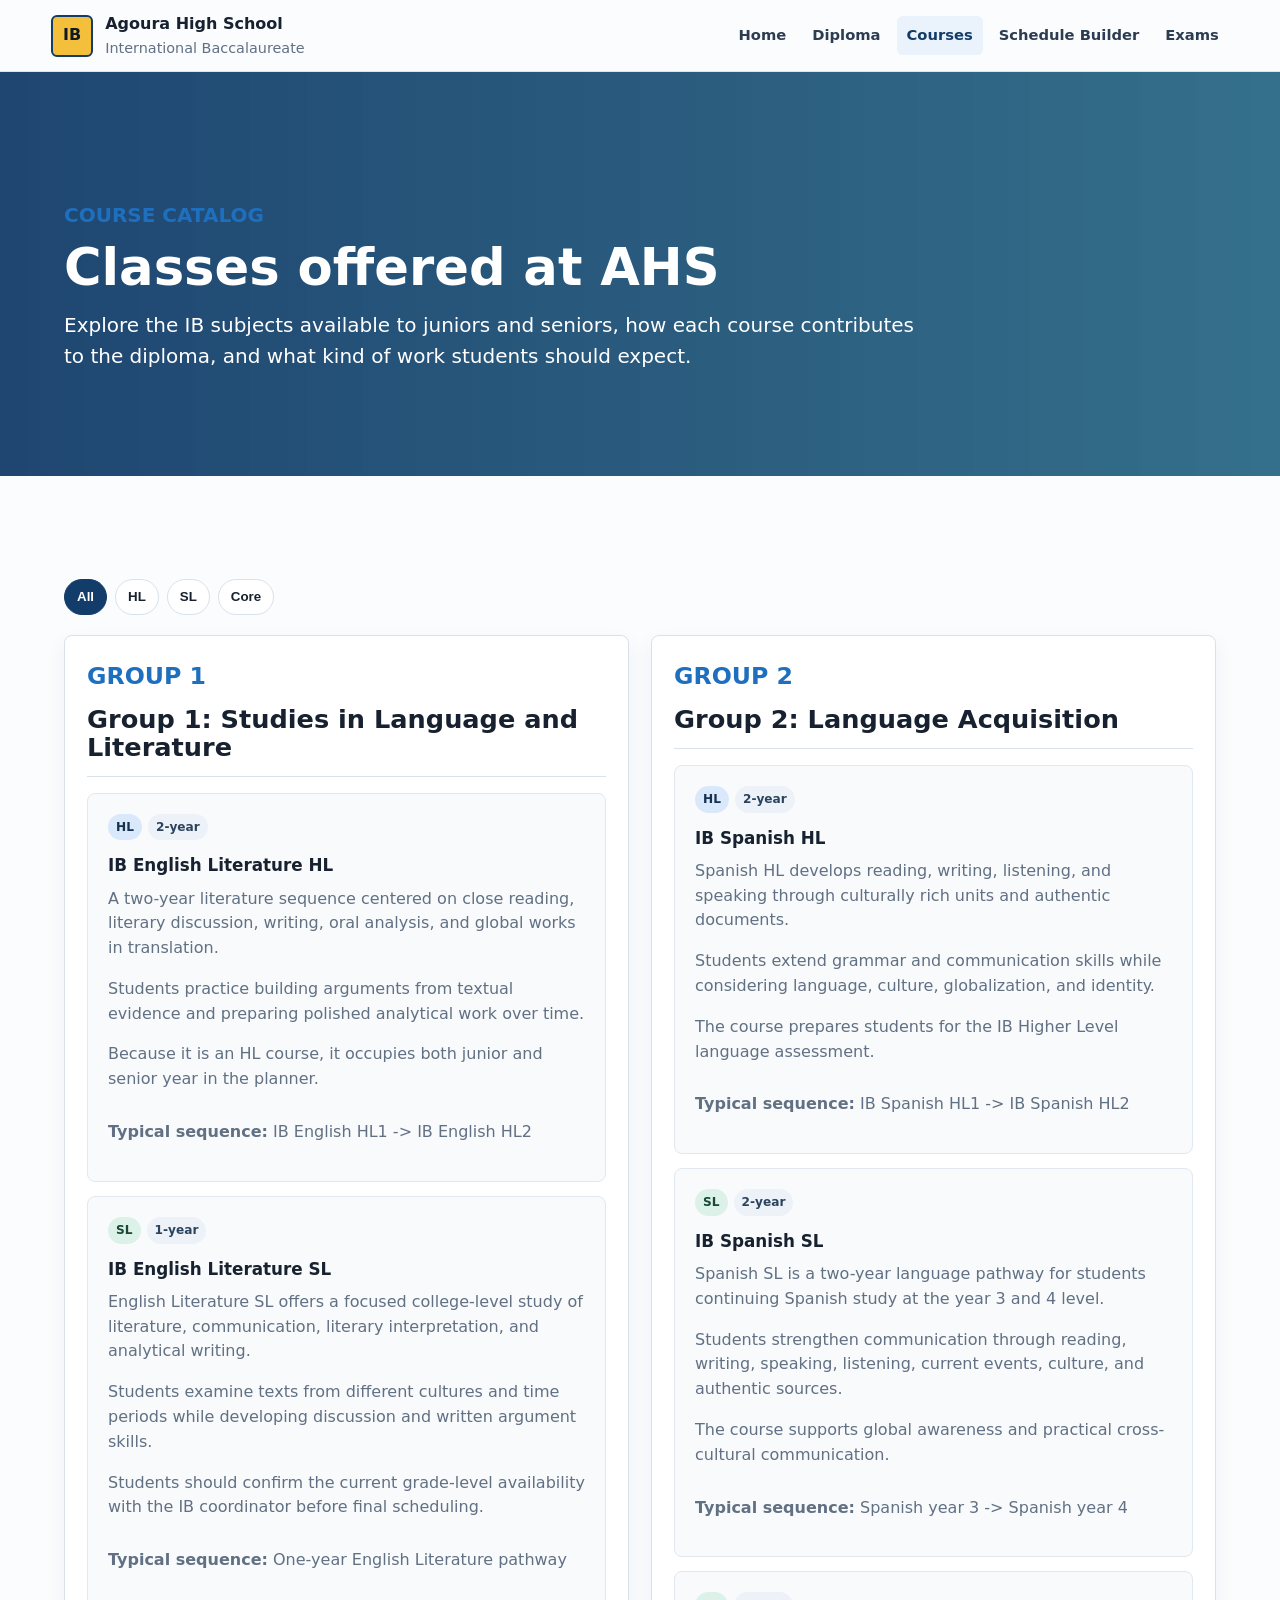
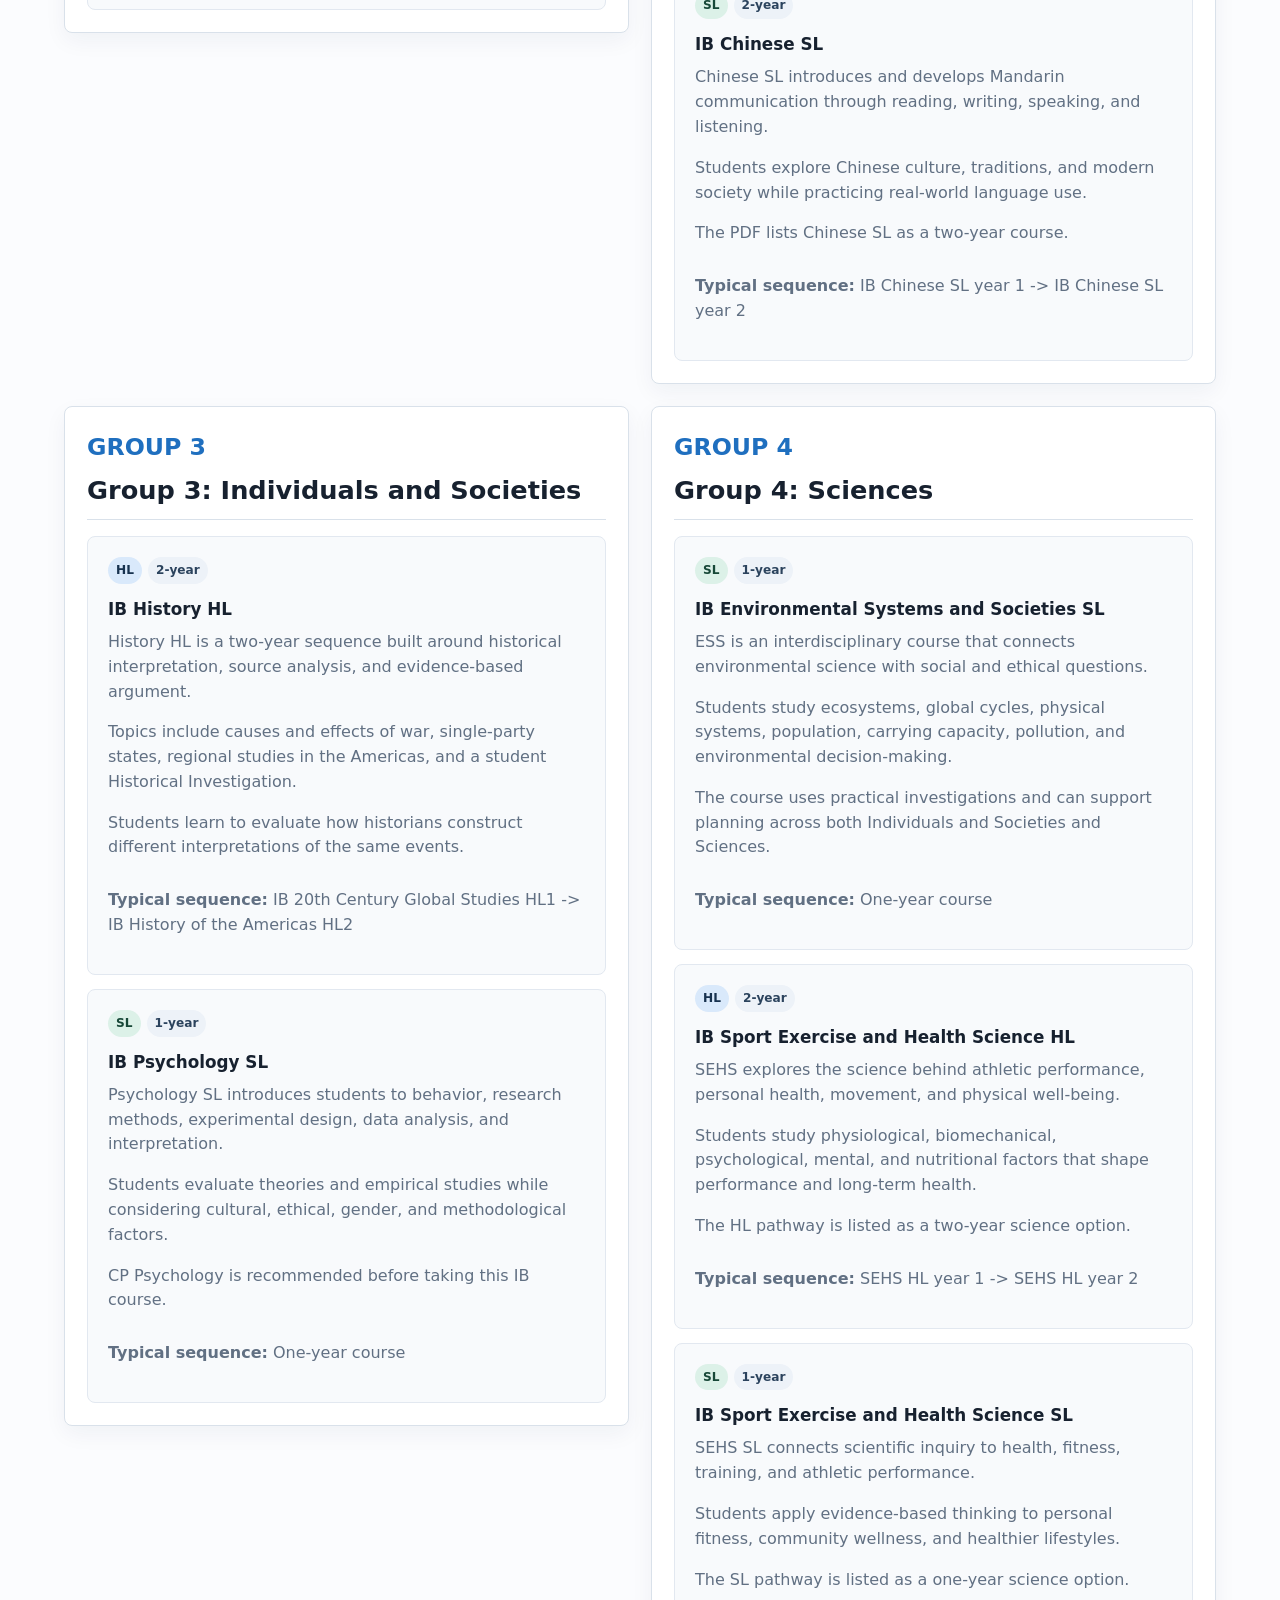
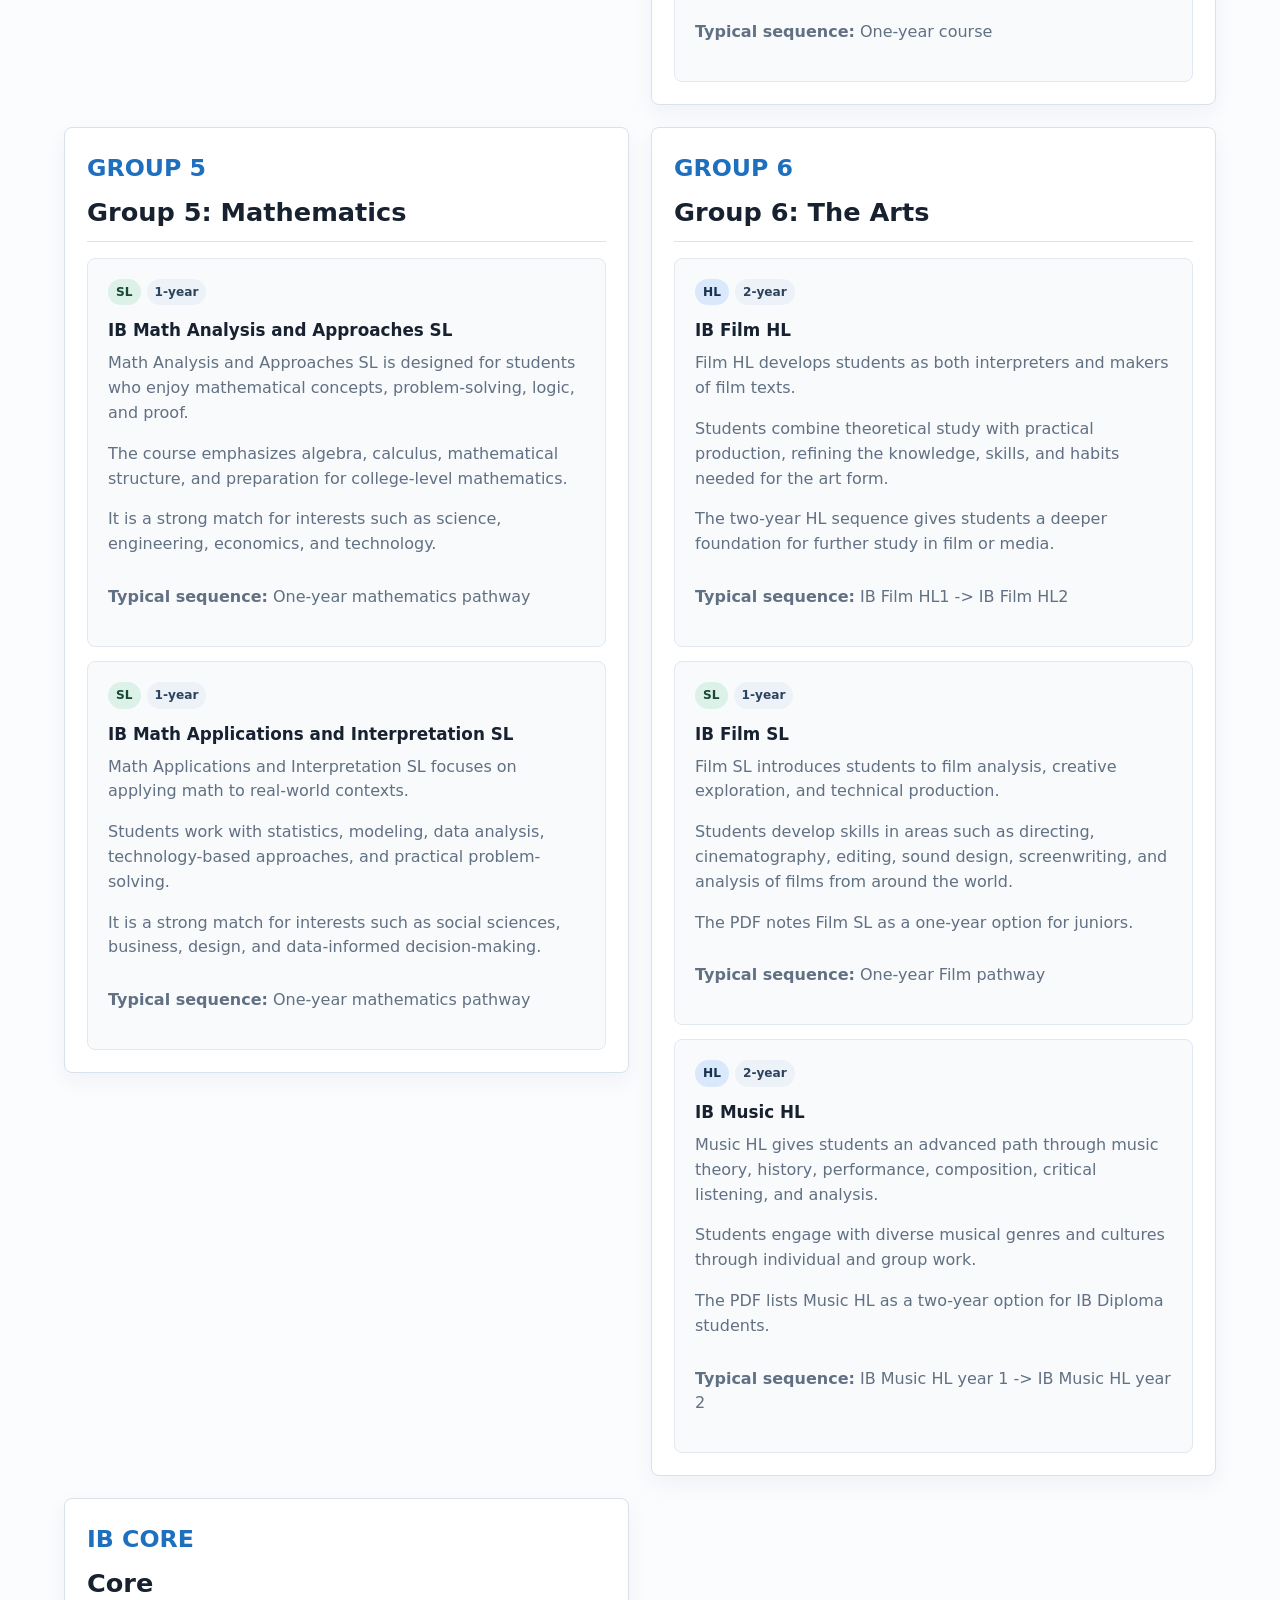
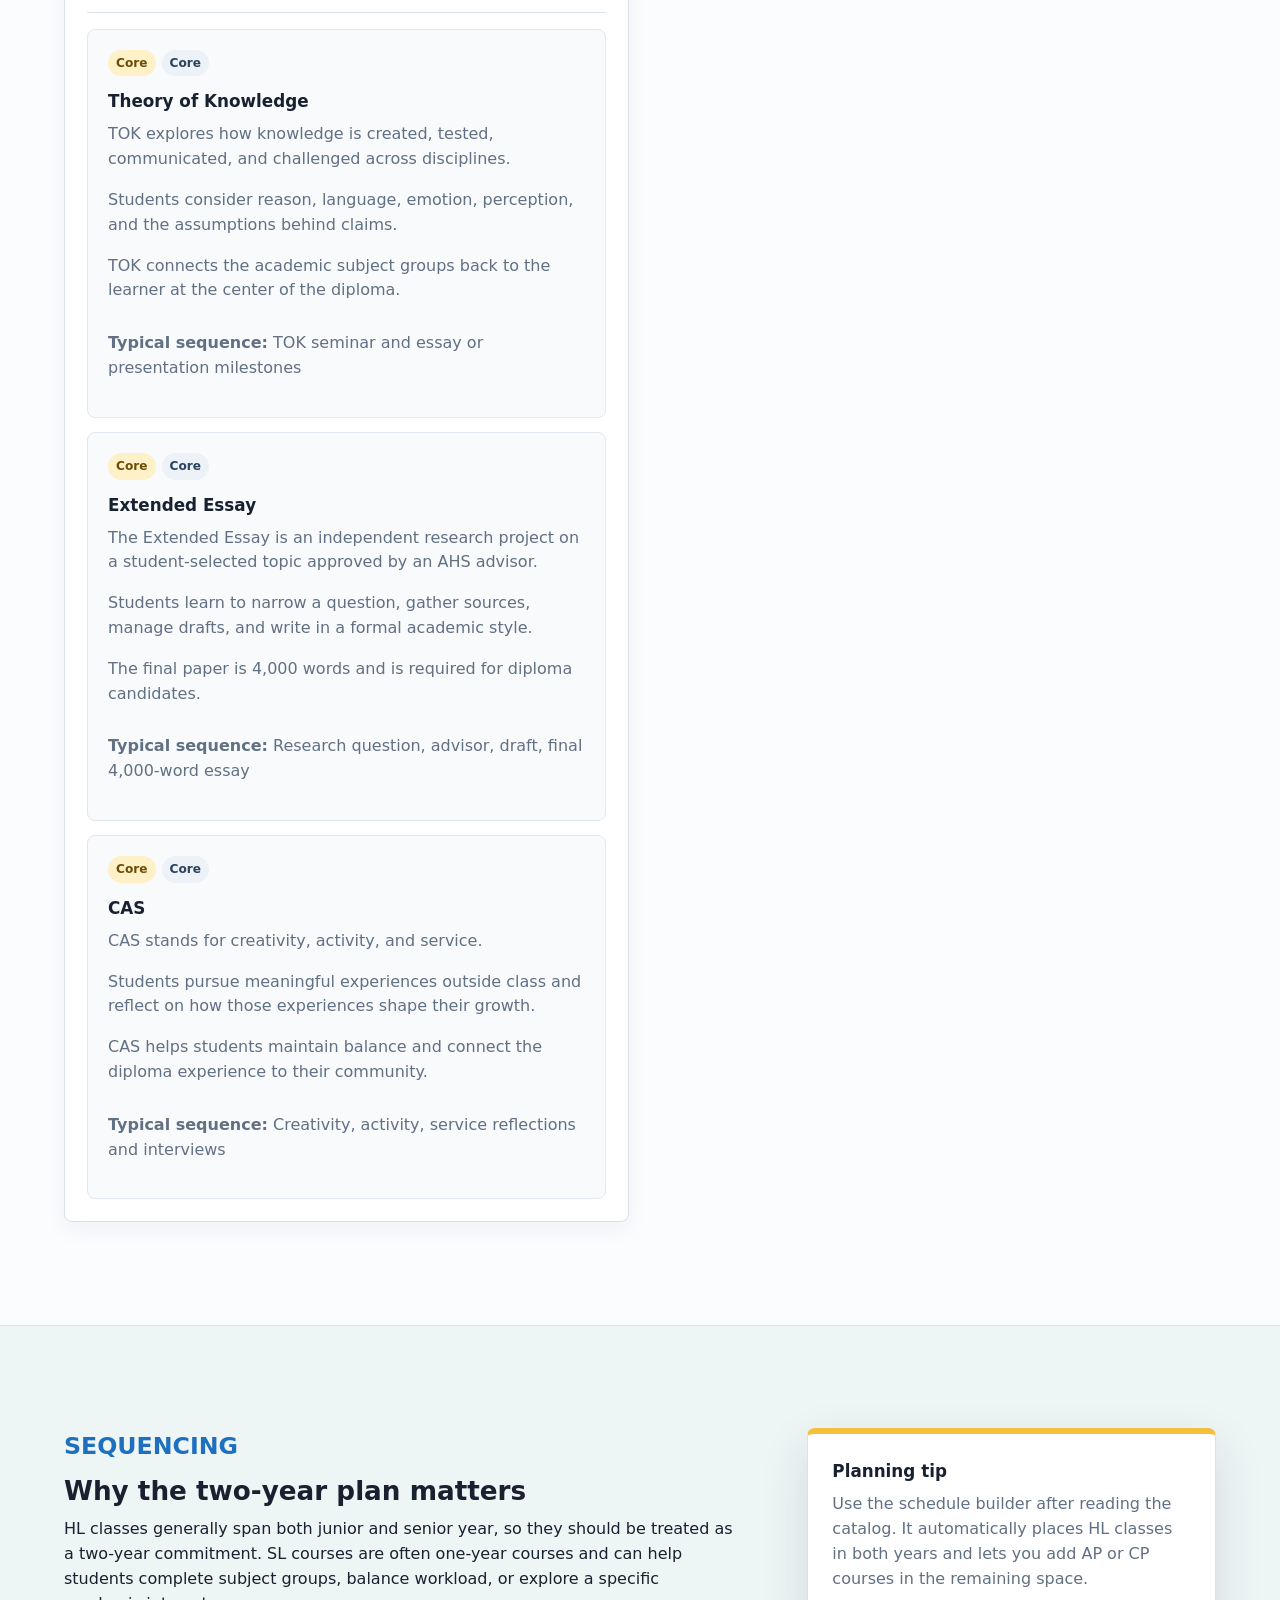
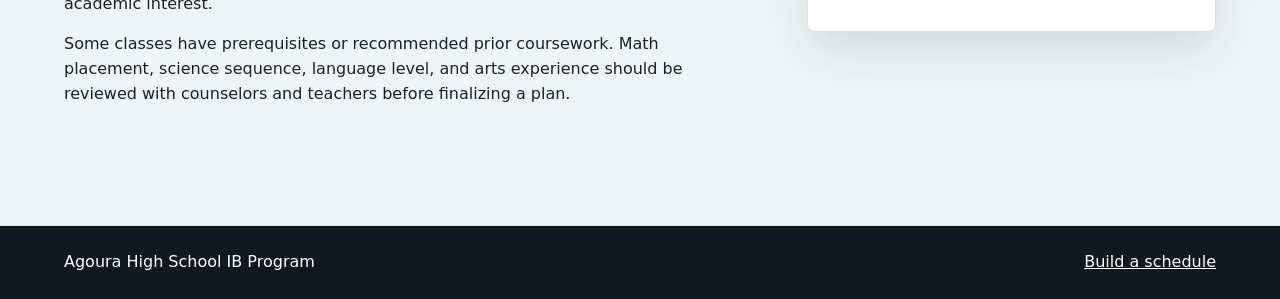
<file: courses.html>
<!doctype html>
<html lang="en">
  <head>
    <meta charset="utf-8">
    <meta name="viewport" content="width=device-width, initial-scale=1">
    <title>Courses | Agoura High School IB Program</title>
    <meta name="description" content="IB classes offered at Agoura High School.">
    <link rel="stylesheet" href="styles.css">
  </head>
  <body>
    <header class="site-header">
      <a class="brand" href="index.html" aria-label="Agoura High School IB home"><span class="brand-mark">IB</span><span><strong>Agoura High School</strong><small>International Baccalaureate</small></span></a>
      <nav class="nav" aria-label="Primary">
        <a href="index.html">Home</a><a href="diploma.html">Diploma</a><a class="is-active" href="courses.html">Courses</a><a href="planner.html">Schedule Builder</a><a href="exams.html">Exams</a>
      </nav>
    </header>
    <main>
      <section class="page-hero">
        <p class="eyebrow">Course Catalog</p>
        <h1>Classes offered at AHS</h1>
        <p>Explore the IB subjects available to juniors and seniors, how each course contributes to the diploma, and what kind of work students should expect.</p>
      </section>
      <section class="section">
        <div class="catalog-controls" aria-label="Course filters">
          <button class="chip is-active" data-filter="all" type="button">All</button>
          <button class="chip" data-filter="hl" type="button">HL</button>
          <button class="chip" data-filter="sl" type="button">SL</button>
          <button class="chip" data-filter="core" type="button">Core</button>
        </div>
        <div class="course-grid" id="courseGrid"></div>
      </section>
      <section class="section band two-column">
        <div>
          <p class="eyebrow">Sequencing</p>
          <h2>Why the two-year plan matters</h2>
          <p>HL classes generally span both junior and senior year, so they should be treated as a two-year commitment. SL courses are often one-year courses and can help students complete subject groups, balance workload, or explore a specific academic interest.</p>
          <p>Some classes have prerequisites or recommended prior coursework. Math placement, science sequence, language level, and arts experience should be reviewed with counselors and teachers before finalizing a plan.</p>
        </div>
        <div class="callout"><h3>Planning tip</h3><p>Use the schedule builder after reading the catalog. It automatically places HL classes in both years and lets you add AP or CP courses in the remaining space.</p></div>
      </section>
    </main>
    <footer><p>Agoura High School IB Program</p><a href="planner.html">Build a schedule</a></footer>
    <script src="app.js"></script>
  </body>
</html>
</file>
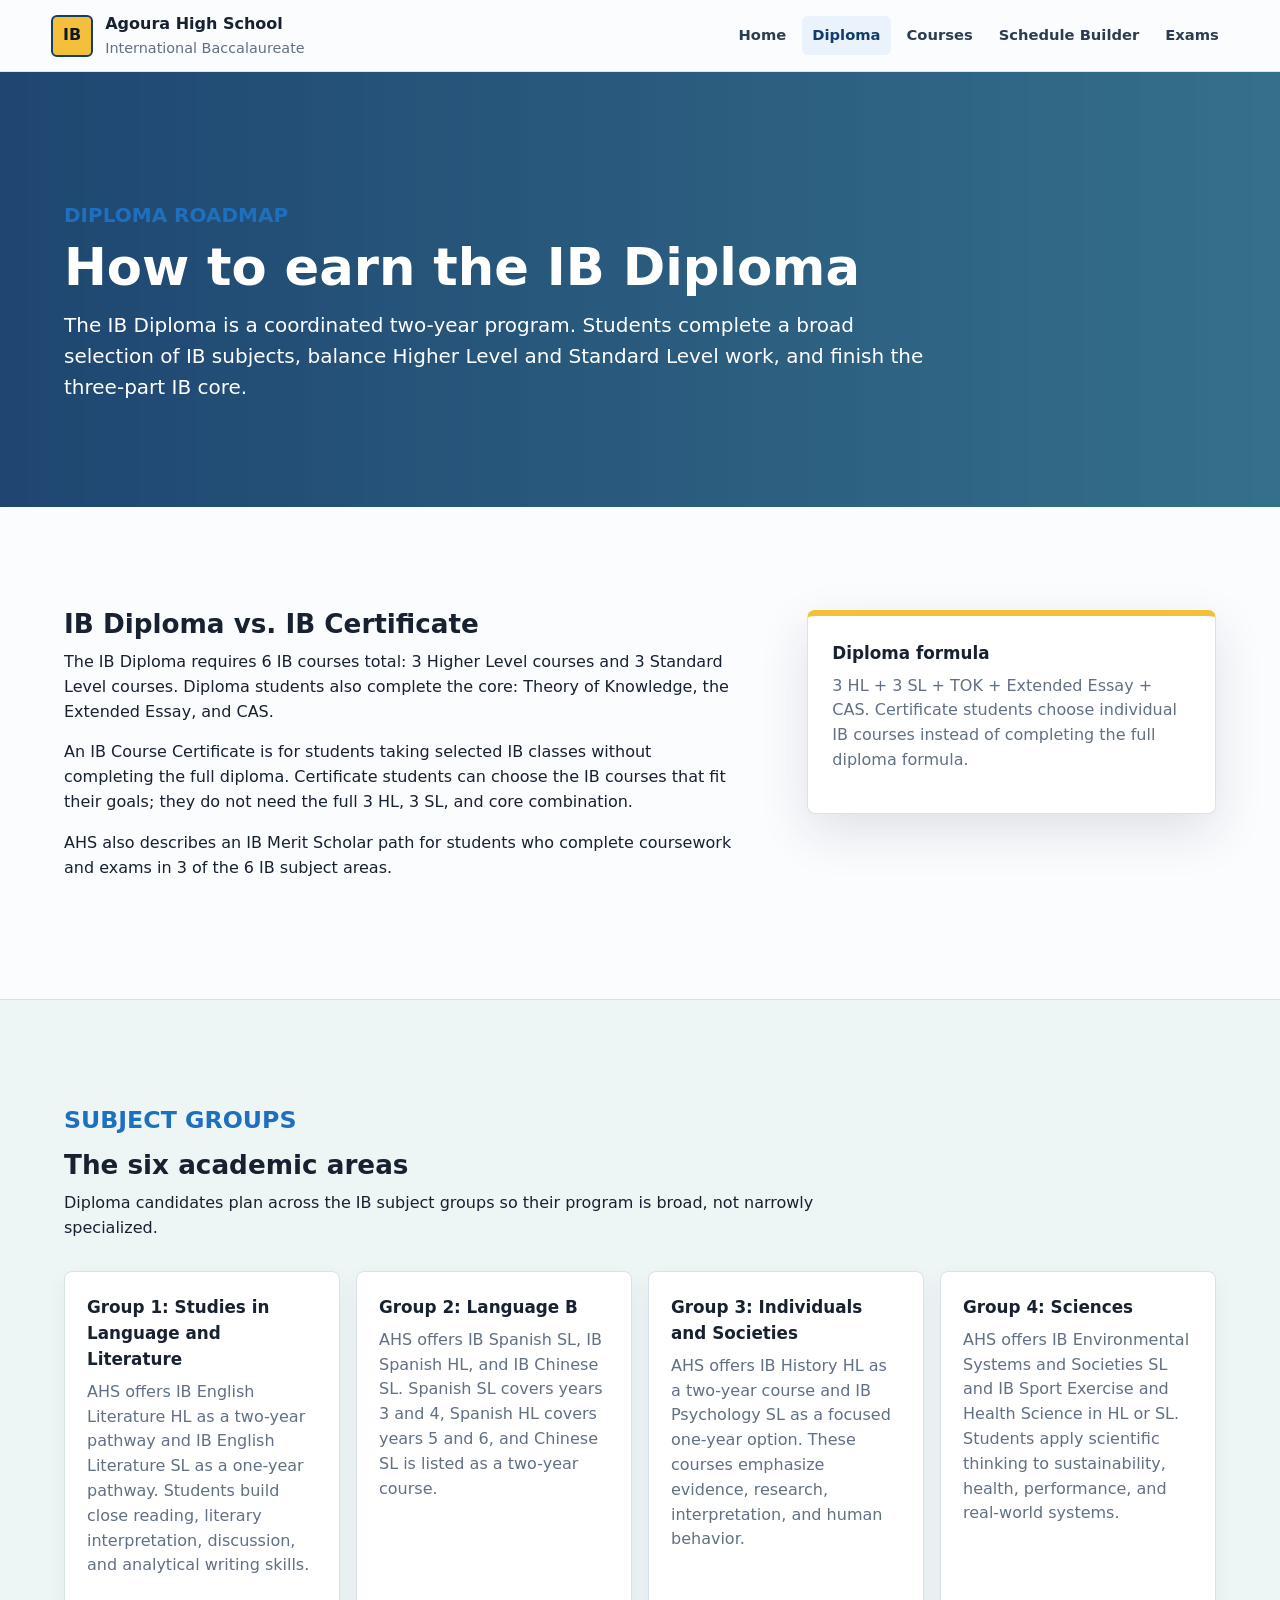
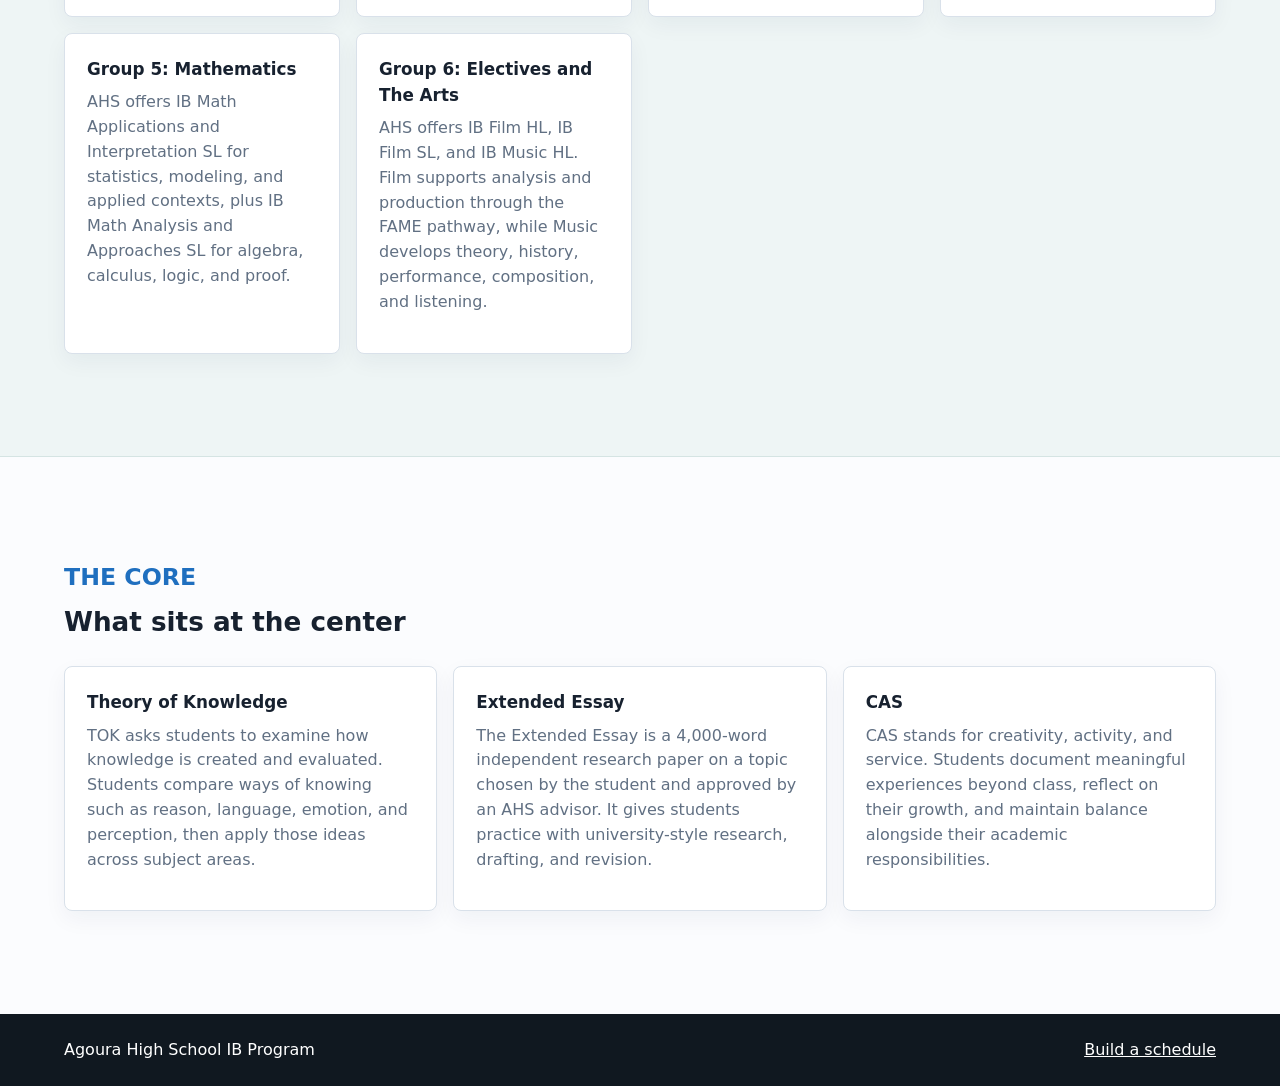
<file: diploma.html>
<!doctype html>
<html lang="en">
  <head>
    <meta charset="utf-8">
    <meta name="viewport" content="width=device-width, initial-scale=1">
    <title>Diploma Requirements | Agoura High School IB Program</title>
    <meta name="description" content="How to earn the IB Diploma at Agoura High School.">
    <link rel="stylesheet" href="styles.css">
  </head>
  <body>
    <header class="site-header">
      <a class="brand" href="index.html" aria-label="Agoura High School IB home"><span class="brand-mark">IB</span><span><strong>Agoura High School</strong><small>International Baccalaureate</small></span></a>
      <nav class="nav" aria-label="Primary">
        <a href="index.html">Home</a><a class="is-active" href="diploma.html">Diploma</a><a href="courses.html">Courses</a><a href="planner.html">Schedule Builder</a><a href="exams.html">Exams</a>
      </nav>
    </header>
    <main>
      <section class="page-hero">
        <p class="eyebrow">Diploma Roadmap</p>
        <h1>How to earn the IB Diploma</h1>
        <p>The IB Diploma is a coordinated two-year program. Students complete a broad selection of IB subjects, balance Higher Level and Standard Level work, and finish the three-part IB core.</p>
      </section>
      <section class="section two-column">
        <div>
          <h2>IB Diploma vs. IB Certificate</h2>
          <p>The IB Diploma requires 6 IB courses total: 3 Higher Level courses and 3 Standard Level courses. Diploma students also complete the core: Theory of Knowledge, the Extended Essay, and CAS.</p>
          <p>An IB Course Certificate is for students taking selected IB classes without completing the full diploma. Certificate students can choose the IB courses that fit their goals; they do not need the full 3 HL, 3 SL, and core combination.</p>
          <p>AHS also describes an IB Merit Scholar path for students who complete coursework and exams in 3 of the 6 IB subject areas.</p>
        </div>
        <div class="callout"><h3>Diploma formula</h3><p>3 HL + 3 SL + TOK + Extended Essay + CAS. Certificate students choose individual IB courses instead of completing the full diploma formula.</p></div>
      </section>
      <section class="section band">
        <div class="section-heading"><p class="eyebrow">Subject Groups</p><h2>The six academic areas</h2><p>Diploma candidates plan across the IB subject groups so their program is broad, not narrowly specialized.</p></div>
        <div class="requirements">
          <article><h3>Group 1: Studies in Language and Literature</h3><p>AHS offers IB English Literature HL as a two-year pathway and IB English Literature SL as a one-year pathway. Students build close reading, literary interpretation, discussion, and analytical writing skills.</p></article>
          <article><h3>Group 2: Language B</h3><p>AHS offers IB Spanish SL, IB Spanish HL, and IB Chinese SL. Spanish SL covers years 3 and 4, Spanish HL covers years 5 and 6, and Chinese SL is listed as a two-year course.</p></article>
          <article><h3>Group 3: Individuals and Societies</h3><p>AHS offers IB History HL as a two-year course and IB Psychology SL as a focused one-year option. These courses emphasize evidence, research, interpretation, and human behavior.</p></article>
          <article><h3>Group 4: Sciences</h3><p>AHS offers IB Environmental Systems and Societies SL and IB Sport Exercise and Health Science in HL or SL. Students apply scientific thinking to sustainability, health, performance, and real-world systems.</p></article>
          <article><h3>Group 5: Mathematics</h3><p>AHS offers IB Math Applications and Interpretation SL for statistics, modeling, and applied contexts, plus IB Math Analysis and Approaches SL for algebra, calculus, logic, and proof.</p></article>
          <article><h3>Group 6: Electives and The Arts</h3><p>AHS offers IB Film HL, IB Film SL, and IB Music HL. Film supports analysis and production through the FAME pathway, while Music develops theory, history, performance, composition, and listening.</p></article>
        </div>
      </section>
      <section class="section">
        <div class="section-heading"><p class="eyebrow">The Core</p><h2>What sits at the center</h2></div>
        <div class="detail-grid">
          <article><h3>Theory of Knowledge</h3><p>TOK asks students to examine how knowledge is created and evaluated. Students compare ways of knowing such as reason, language, emotion, and perception, then apply those ideas across subject areas.</p></article>
          <article><h3>Extended Essay</h3><p>The Extended Essay is a 4,000-word independent research paper on a topic chosen by the student and approved by an AHS advisor. It gives students practice with university-style research, drafting, and revision.</p></article>
          <article><h3>CAS</h3><p>CAS stands for creativity, activity, and service. Students document meaningful experiences beyond class, reflect on their growth, and maintain balance alongside their academic responsibilities.</p></article>
        </div>
      </section>
    </main>
    <footer><p>Agoura High School IB Program</p><a href="planner.html">Build a schedule</a></footer>
  </body>
</html>
</file>
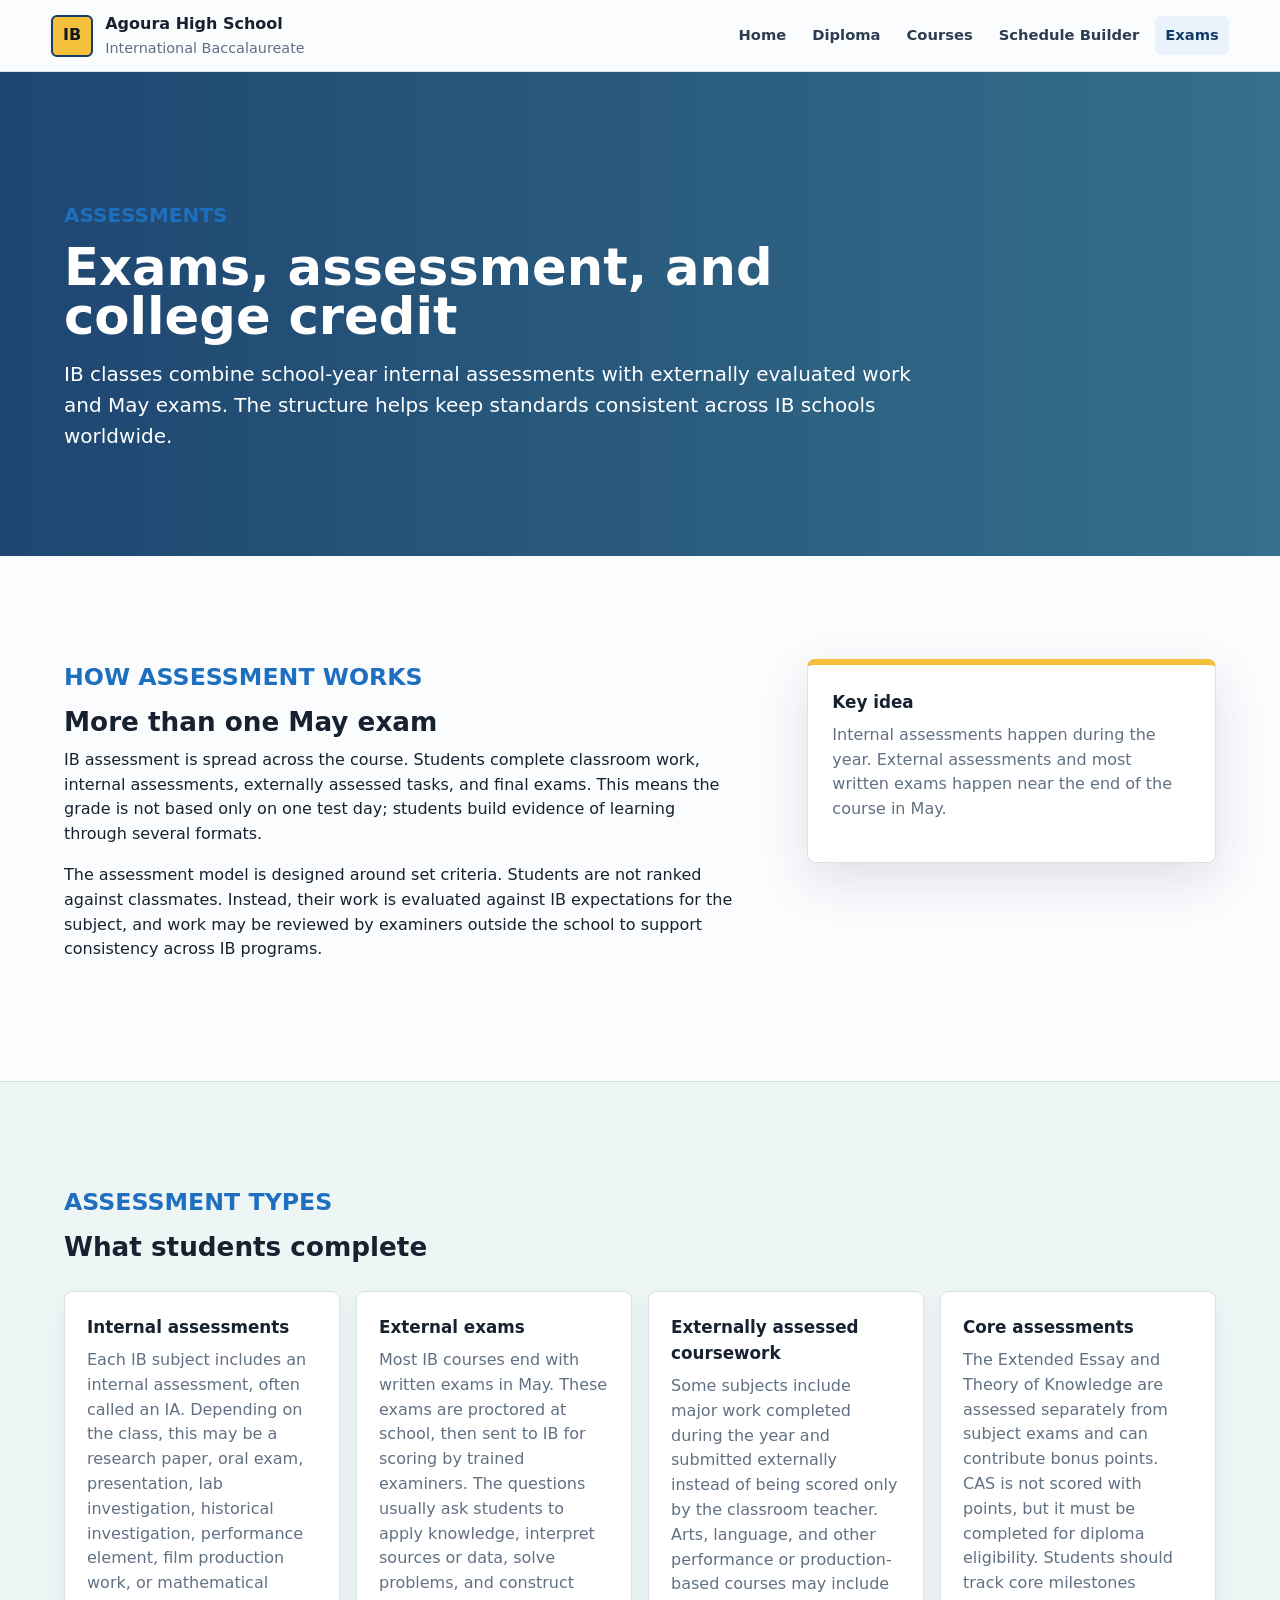
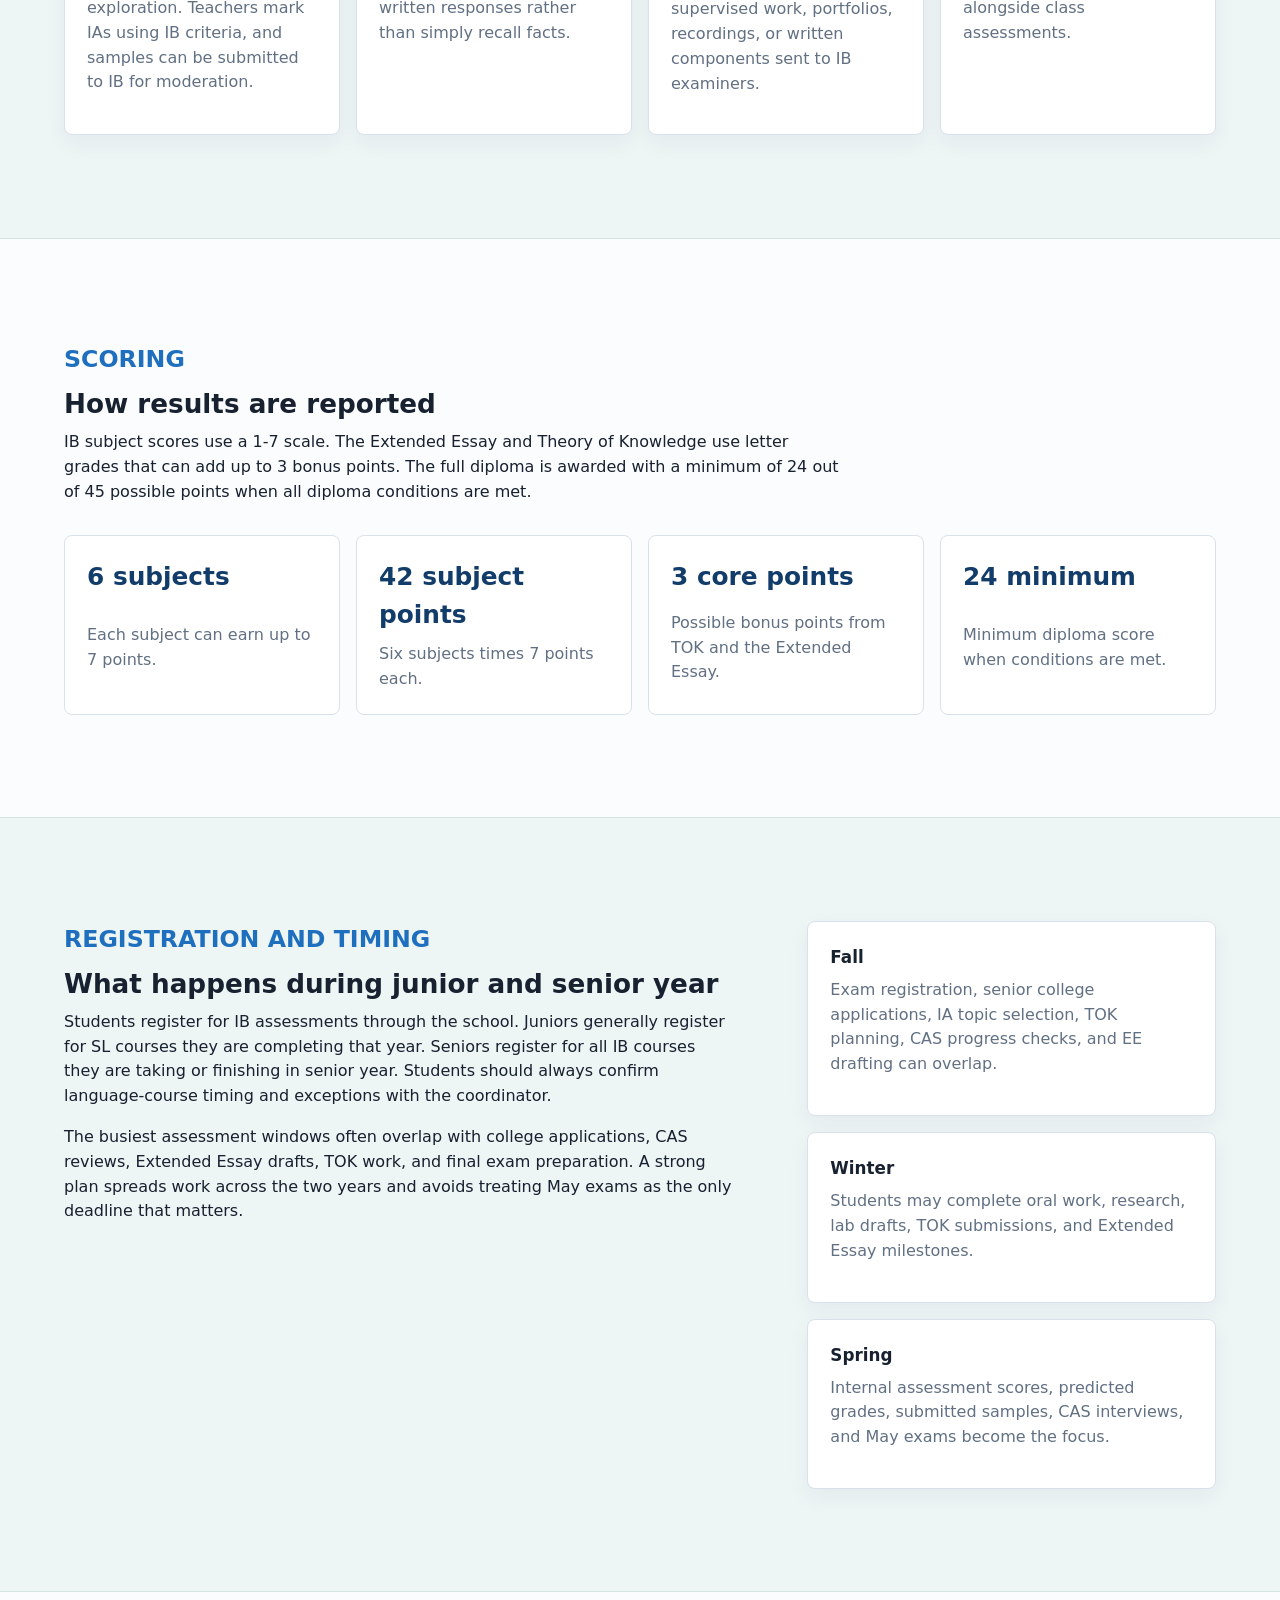
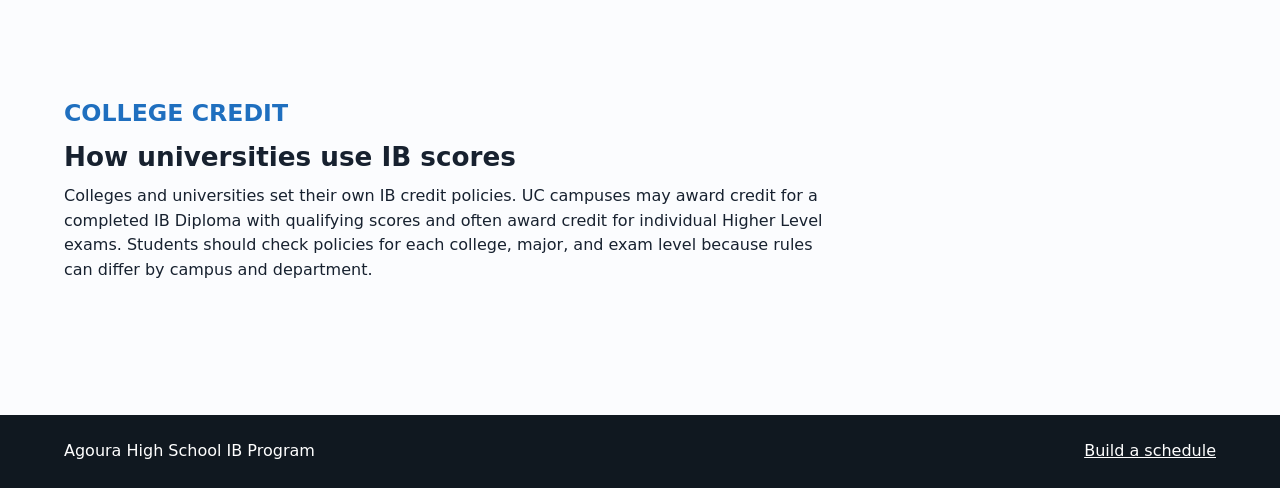
<file: exams.html>
<!doctype html>
<html lang="en">
  <head>
    <meta charset="utf-8">
    <meta name="viewport" content="width=device-width, initial-scale=1">
    <title>Exams | Agoura High School IB Program</title>
    <meta name="description" content="IB exams, assessments, registration, and college credit information.">
    <link rel="stylesheet" href="styles.css">
  </head>
  <body>
    <header class="site-header">
      <a class="brand" href="index.html" aria-label="Agoura High School IB home"><span class="brand-mark">IB</span><span><strong>Agoura High School</strong><small>International Baccalaureate</small></span></a>
      <nav class="nav" aria-label="Primary">
        <a href="index.html">Home</a><a href="diploma.html">Diploma</a><a href="courses.html">Courses</a><a href="planner.html">Schedule Builder</a><a class="is-active" href="exams.html">Exams</a>
      </nav>
    </header>
    <main>
      <section class="page-hero">
        <p class="eyebrow">Assessments</p>
        <h1>Exams, assessment, and college credit</h1>
        <p>IB classes combine school-year internal assessments with externally evaluated work and May exams. The structure helps keep standards consistent across IB schools worldwide.</p>
      </section>
      <section class="section two-column">
        <div>
          <p class="eyebrow">How Assessment Works</p>
          <h2>More than one May exam</h2>
          <p>
            IB assessment is spread across the course. Students complete classroom
            work, internal assessments, externally assessed tasks, and final exams.
            This means the grade is not based only on one test day; students build
            evidence of learning through several formats.
          </p>
          <p>
            The assessment model is designed around set criteria. Students are not
            ranked against classmates. Instead, their work is evaluated against IB
            expectations for the subject, and work may be reviewed by examiners
            outside the school to support consistency across IB programs.
          </p>
        </div>
        <div class="callout">
          <h3>Key idea</h3>
          <p>
            Internal assessments happen during the year. External assessments and
            most written exams happen near the end of the course in May.
          </p>
        </div>
      </section>

      <section class="section band">
        <div class="section-heading">
          <p class="eyebrow">Assessment Types</p>
          <h2>What students complete</h2>
        </div>
        <div class="exam-grid">
          <article><h3>Internal assessments</h3><p>Each IB subject includes an internal assessment, often called an IA. Depending on the class, this may be a research paper, oral exam, presentation, lab investigation, historical investigation, performance element, film production work, or mathematical exploration. Teachers mark IAs using IB criteria, and samples can be submitted to IB for moderation.</p></article>
          <article><h3>External exams</h3><p>Most IB courses end with written exams in May. These exams are proctored at school, then sent to IB for scoring by trained examiners. The questions usually ask students to apply knowledge, interpret sources or data, solve problems, and construct written responses rather than simply recall facts.</p></article>
          <article><h3>Externally assessed coursework</h3><p>Some subjects include major work completed during the year and submitted externally instead of being scored only by the classroom teacher. Arts, language, and other performance or production-based courses may include supervised work, portfolios, recordings, or written components sent to IB examiners.</p></article>
          <article><h3>Core assessments</h3><p>The Extended Essay and Theory of Knowledge are assessed separately from subject exams and can contribute bonus points. CAS is not scored with points, but it must be completed for diploma eligibility. Students should track core milestones alongside class assessments.</p></article>
        </div>
      </section>

      <section class="section">
        <div class="section-heading">
          <p class="eyebrow">Scoring</p>
          <h2>How results are reported</h2>
          <p>
            IB subject scores use a 1-7 scale. The Extended Essay and Theory of
            Knowledge use letter grades that can add up to 3 bonus points. The full
            diploma is awarded with a minimum of 24 out of 45 possible points when
            all diploma conditions are met.
          </p>
        </div>
        <div class="score-grid">
          <article><strong>6 subjects</strong><span>Each subject can earn up to 7 points.</span></article>
          <article><strong>42 subject points</strong><span>Six subjects times 7 points each.</span></article>
          <article><strong>3 core points</strong><span>Possible bonus points from TOK and the Extended Essay.</span></article>
          <article><strong>24 minimum</strong><span>Minimum diploma score when conditions are met.</span></article>
        </div>
      </section>

      <section class="section band two-column">
        <div>
          <p class="eyebrow">Registration and Timing</p>
          <h2>What happens during junior and senior year</h2>
          <p>
            Students register for IB assessments through the school. Juniors
            generally register for SL courses they are completing that year. Seniors
            register for all IB courses they are taking or finishing in senior year.
            Students should always confirm language-course timing and exceptions
            with the coordinator.
          </p>
          <p>
            The busiest assessment windows often overlap with college applications,
            CAS reviews, Extended Essay drafts, TOK work, and final exam
            preparation. A strong plan spreads work across the two years and avoids
            treating May exams as the only deadline that matters.
          </p>
        </div>
        <div class="feature-list">
          <div><h3>Fall</h3><p>Exam registration, senior college applications, IA topic selection, TOK planning, CAS progress checks, and EE drafting can overlap.</p></div>
          <div><h3>Winter</h3><p>Students may complete oral work, research, lab drafts, TOK submissions, and Extended Essay milestones.</p></div>
          <div><h3>Spring</h3><p>Internal assessment scores, predicted grades, submitted samples, CAS interviews, and May exams become the focus.</p></div>
        </div>
      </section>

      <section class="section">
        <div class="section-heading">
          <p class="eyebrow">College Credit</p>
          <h2>How universities use IB scores</h2>
          <p>
            Colleges and universities set their own IB credit policies. UC campuses
            may award credit for a completed IB Diploma with qualifying scores and
            often award credit for individual Higher Level exams. Students should
            check policies for each college, major, and exam level because rules can
            differ by campus and department.
          </p>
        </div>
      </section>
    </main>
    <footer><p>Agoura High School IB Program</p><a href="planner.html">Build a schedule</a></footer>
  </body>
</html>
</file>
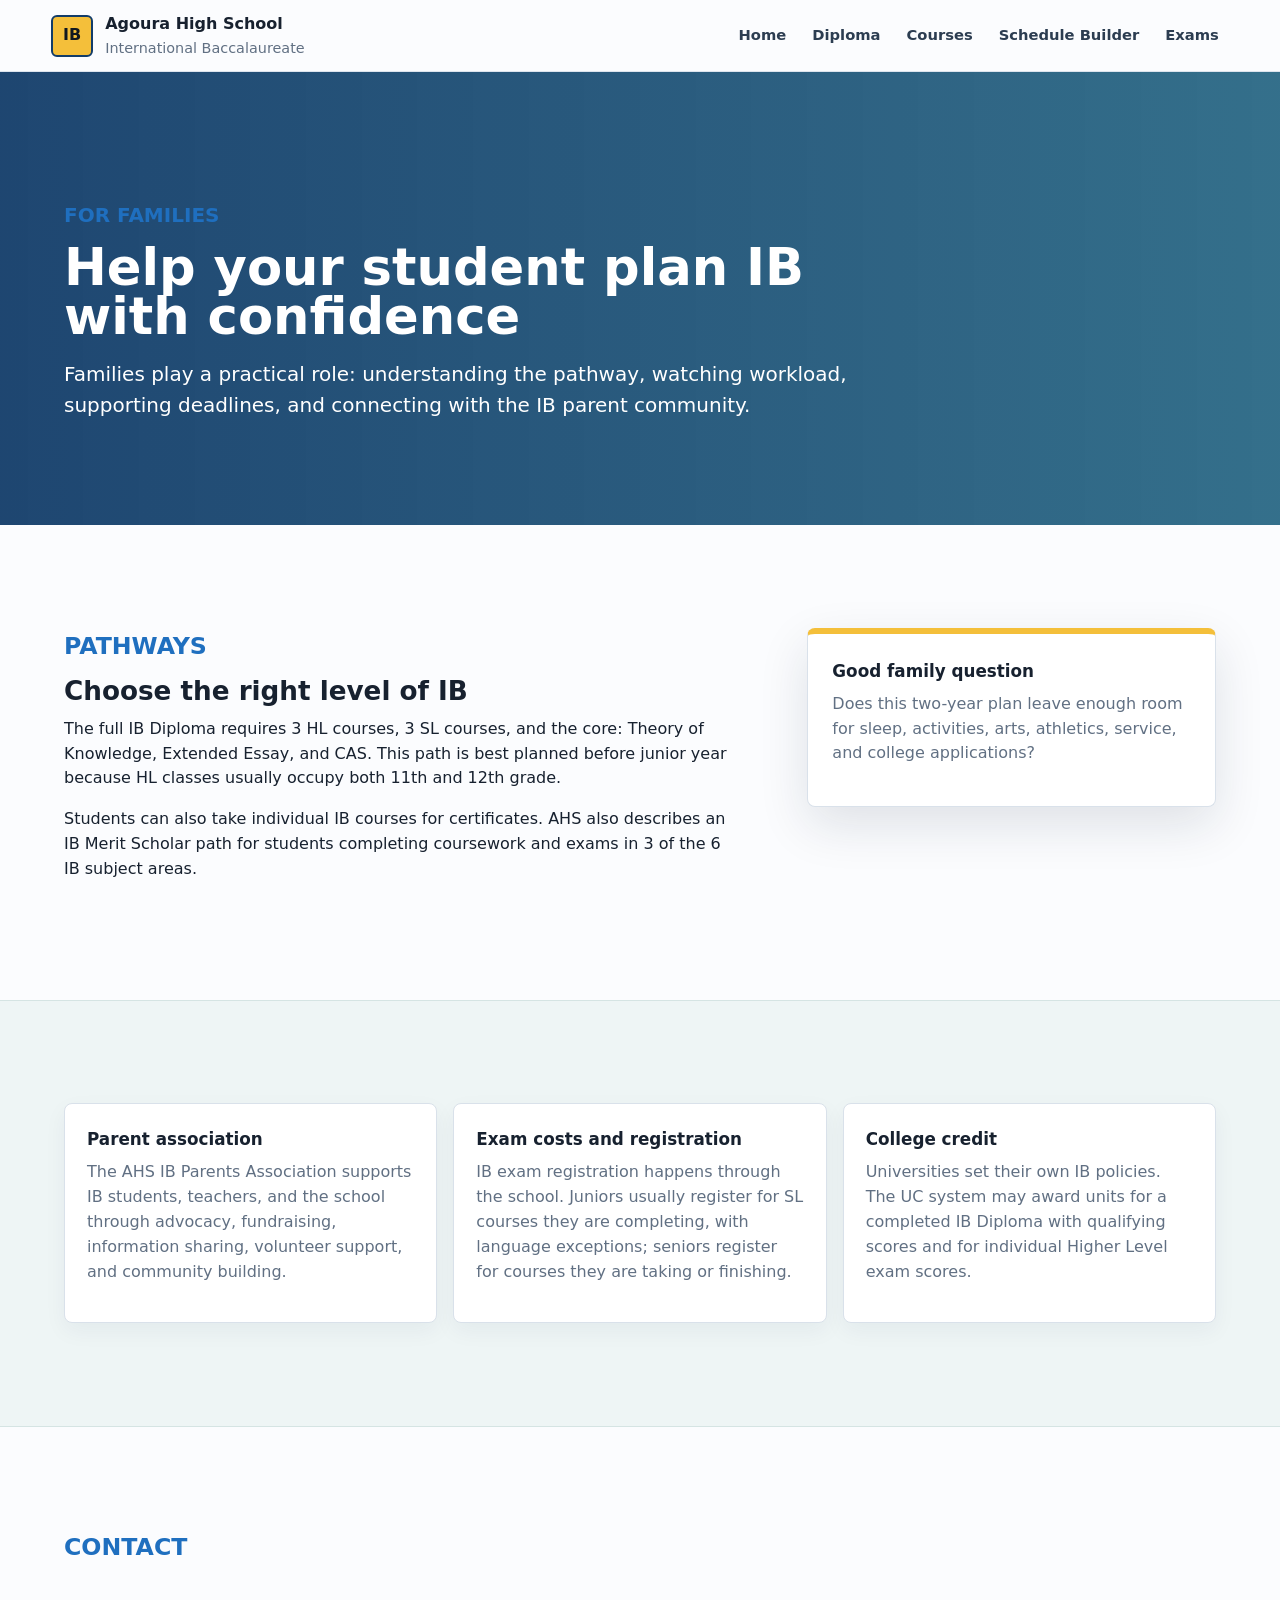
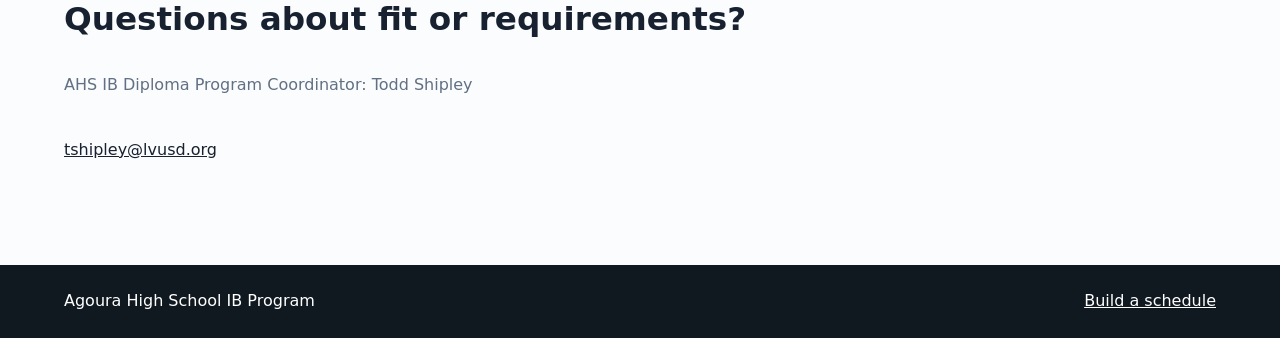
<file: families.html>
<!doctype html>
<html lang="en">
  <head>
    <meta charset="utf-8">
    <meta name="viewport" content="width=device-width, initial-scale=1">
    <title>For Families | Agoura High School IB Program</title>
    <meta name="description" content="Family guide to the Agoura High School IB Program.">
    <link rel="stylesheet" href="styles.css">
  </head>
  <body>
    <header class="site-header">
      <a class="brand" href="index.html" aria-label="Agoura High School IB home"><span class="brand-mark">IB</span><span><strong>Agoura High School</strong><small>International Baccalaureate</small></span></a>
      <nav class="nav" aria-label="Primary">
        <a href="index.html">Home</a><a href="diploma.html">Diploma</a><a href="courses.html">Courses</a><a href="planner.html">Schedule Builder</a><a href="exams.html">Exams</a>
      </nav>
    </header>
    <main>
      <section class="page-hero">
        <p class="eyebrow">For Families</p>
        <h1>Help your student plan IB with confidence</h1>
        <p>Families play a practical role: understanding the pathway, watching workload, supporting deadlines, and connecting with the IB parent community.</p>
      </section>
      <section class="section two-column">
        <div>
          <p class="eyebrow">Pathways</p>
          <h2>Choose the right level of IB</h2>
          <p>The full IB Diploma requires 3 HL courses, 3 SL courses, and the core: Theory of Knowledge, Extended Essay, and CAS. This path is best planned before junior year because HL classes usually occupy both 11th and 12th grade.</p>
          <p>Students can also take individual IB courses for certificates. AHS also describes an IB Merit Scholar path for students completing coursework and exams in 3 of the 6 IB subject areas.</p>
        </div>
        <div class="callout"><h3>Good family question</h3><p>Does this two-year plan leave enough room for sleep, activities, arts, athletics, service, and college applications?</p></div>
      </section>
      <section class="section band">
        <div class="detail-grid">
          <article><h3>Parent association</h3><p>The AHS IB Parents Association supports IB students, teachers, and the school through advocacy, fundraising, information sharing, volunteer support, and community building.</p></article>
          <article><h3>Exam costs and registration</h3><p>IB exam registration happens through the school. Juniors usually register for SL courses they are completing, with language exceptions; seniors register for courses they are taking or finishing.</p></article>
          <article><h3>College credit</h3><p>Universities set their own IB policies. The UC system may award units for a completed IB Diploma with qualifying scores and for individual Higher Level exam scores.</p></article>
        </div>
      </section>
      <section class="section contact contact-simple">
        <p class="eyebrow">Contact</p>
        <h2>Questions about fit or requirements?</h2>
        <p>AHS IB Diploma Program Coordinator: Todd Shipley</p>
        <a href="mailto:tshipley@lvusd.org">tshipley@lvusd.org</a>
      </section>
    </main>
    <footer><p>Agoura High School IB Program</p><a href="planner.html">Build a schedule</a></footer>
  </body>
</html>
</file>
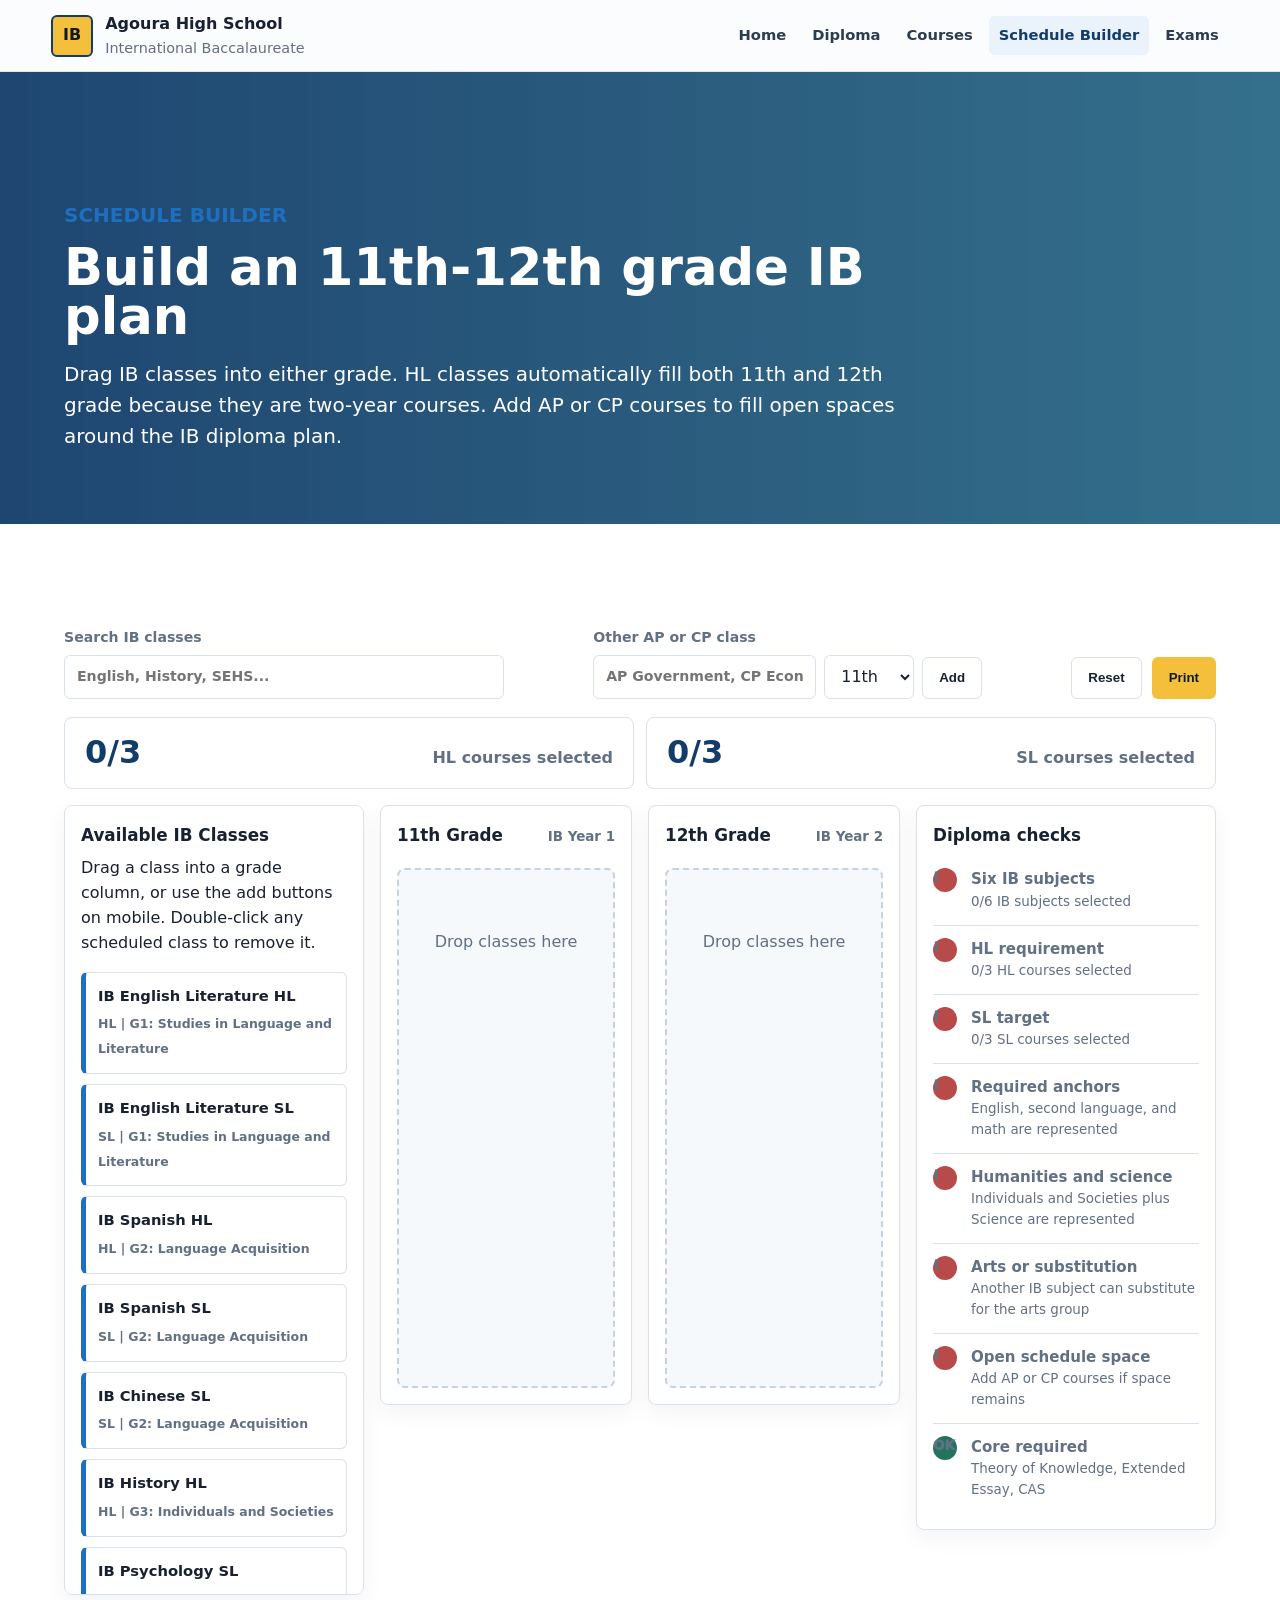
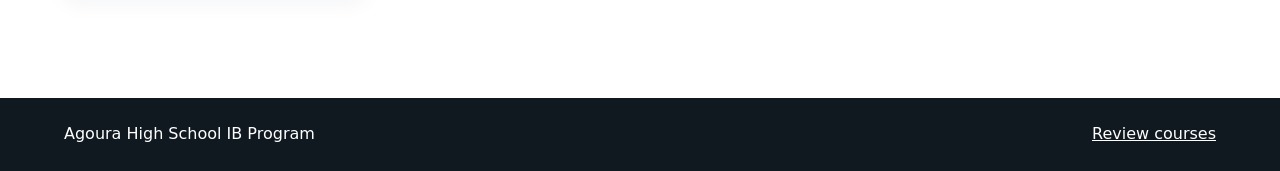
<file: planner.html>
<!doctype html>
<html lang="en">
  <head>
    <meta charset="utf-8">
    <meta name="viewport" content="width=device-width, initial-scale=1">
    <title>Schedule Builder | Agoura High School IB Program</title>
    <meta name="description" content="Build an 11th and 12th grade IB Diploma schedule.">
    <link rel="stylesheet" href="styles.css">
  </head>
  <body>
    <header class="site-header">
      <a class="brand" href="index.html" aria-label="Agoura High School IB home"><span class="brand-mark">IB</span><span><strong>Agoura High School</strong><small>International Baccalaureate</small></span></a>
      <nav class="nav" aria-label="Primary">
        <a href="index.html">Home</a><a href="diploma.html">Diploma</a><a href="courses.html">Courses</a><a class="is-active" href="planner.html">Schedule Builder</a><a href="exams.html">Exams</a>
      </nav>
    </header>
    <main>
      <section class="page-hero compact">
        <p class="eyebrow">Schedule Builder</p>
        <h1>Build an 11th-12th grade IB plan</h1>
        <p>Drag IB classes into either grade. HL classes automatically fill both 11th and 12th grade because they are two-year courses. Add AP or CP courses to fill open spaces around the IB diploma plan.</p>
      </section>
      <section class="section planner-section">
        <div class="planner-tools">
          <label class="search"><span>Search IB classes</span><input id="courseSearch" type="search" placeholder="English, History, SEHS..."></label>
          <form class="custom-course" id="customCourseForm">
            <label><span>Other AP or CP class</span><input id="customCourseName" type="text" placeholder="AP Government, CP Economics..."></label>
            <select id="customCourseYear" aria-label="Grade for other AP or CP class"><option value="11">11th</option><option value="12">12th</option></select>
            <button class="button secondary" type="submit">Add</button>
          </form>
          <div class="tool-buttons"><button class="button secondary" id="resetPlan" type="button">Reset</button><button class="button primary" id="printPlan" type="button">Print</button></div>
        </div>
        <div class="counter-row" aria-label="HL and SL counters">
          <div class="counter"><strong id="hlCounter">0/3</strong><span>HL courses selected</span></div>
          <div class="counter"><strong id="slCounter">0/3</strong><span>SL courses selected</span></div>
        </div>
        <div class="mobile-year-tabs" aria-label="Choose schedule year">
          <button class="year-tab is-active" type="button" data-show-year="11">11th Grade</button>
          <button class="year-tab" type="button" data-show-year="12">12th Grade</button>
        </div>
        <div class="planner-layout">
          <aside class="course-bank" aria-label="Draggable course list">
            <h3>Available IB Classes</h3>
            <p>Drag a class into a grade column, or use the add buttons on mobile. Double-click any scheduled class to remove it.</p>
            <div id="bankList" class="bank-list"></div>
          </aside>
          <div class="schedule-board" aria-label="Two year schedule">
            <div class="grade-column"><div class="grade-heading"><h3>11th Grade</h3><span>IB Year 1</span></div><div class="dropzone" data-year="11" aria-label="11th grade courses"></div></div>
            <div class="grade-column"><div class="grade-heading"><h3>12th Grade</h3><span>IB Year 2</span></div><div class="dropzone" data-year="12" aria-label="12th grade courses"></div></div>
          </div>
          <aside class="checks" aria-label="Diploma checks"><h3>Diploma checks</h3><div id="diplomaChecks"></div></aside>
        </div>
      </section>
    </main>
    <footer><p>Agoura High School IB Program</p><a href="courses.html">Review courses</a></footer>
    <script src="app.js"></script>
  </body>
</html>
</file>
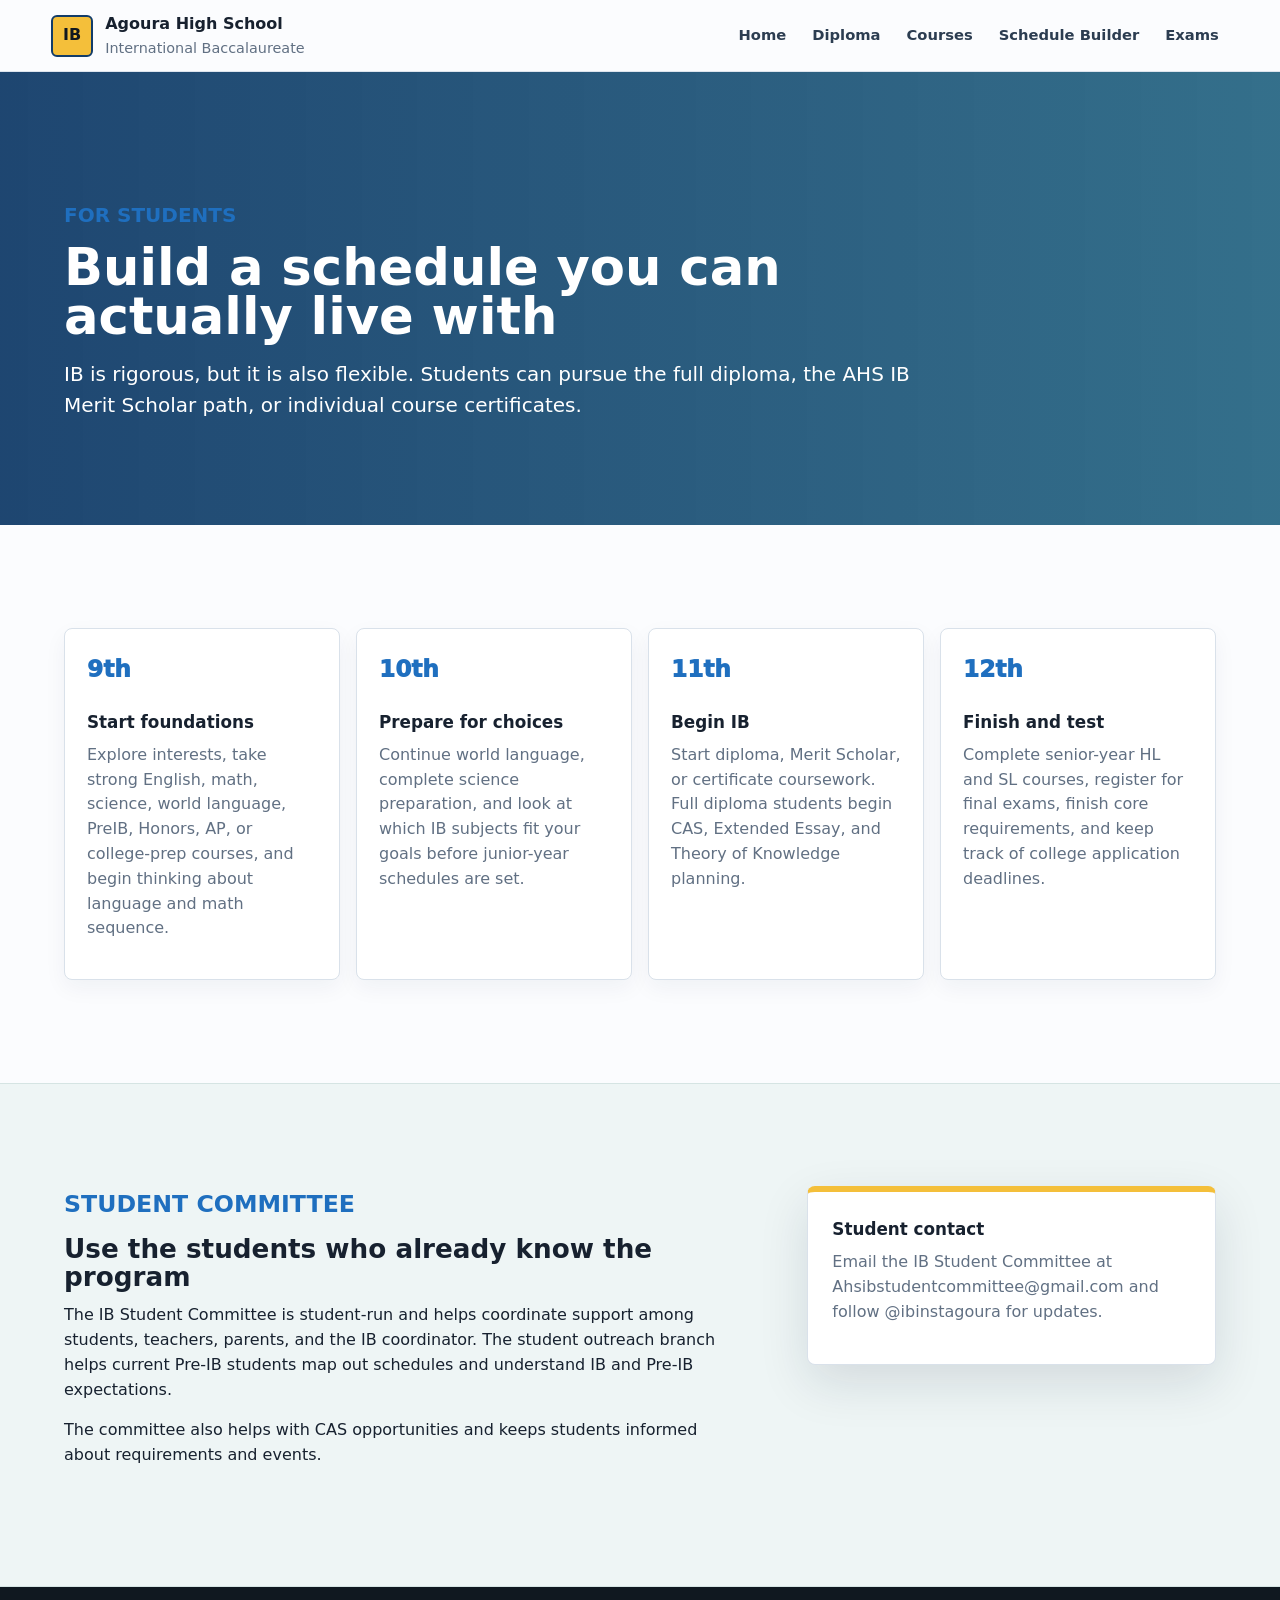
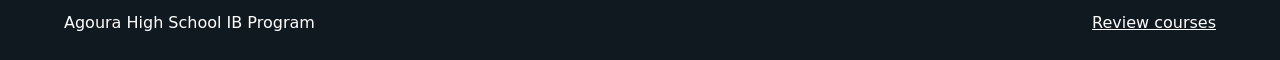
<file: students.html>
<!doctype html>
<html lang="en">
  <head>
    <meta charset="utf-8">
    <meta name="viewport" content="width=device-width, initial-scale=1">
    <title>For Students | Agoura High School IB Program</title>
    <meta name="description" content="Student guide to the Agoura High School IB Program.">
    <link rel="stylesheet" href="styles.css">
  </head>
  <body>
    <header class="site-header">
      <a class="brand" href="index.html" aria-label="Agoura High School IB home"><span class="brand-mark">IB</span><span><strong>Agoura High School</strong><small>International Baccalaureate</small></span></a>
      <nav class="nav" aria-label="Primary">
        <a href="index.html">Home</a><a href="diploma.html">Diploma</a><a href="courses.html">Courses</a><a href="planner.html">Schedule Builder</a><a href="exams.html">Exams</a>
      </nav>
    </header>
    <main>
      <section class="page-hero">
        <p class="eyebrow">For Students</p>
        <h1>Build a schedule you can actually live with</h1>
        <p>IB is rigorous, but it is also flexible. Students can pursue the full diploma, the AHS IB Merit Scholar path, or individual course certificates.</p>
      </section>
      <section class="section">
        <div class="timeline">
          <article><span>9th</span><h3>Start foundations</h3><p>Explore interests, take strong English, math, science, world language, PreIB, Honors, AP, or college-prep courses, and begin thinking about language and math sequence.</p></article>
          <article><span>10th</span><h3>Prepare for choices</h3><p>Continue world language, complete science preparation, and look at which IB subjects fit your goals before junior-year schedules are set.</p></article>
          <article><span>11th</span><h3>Begin IB</h3><p>Start diploma, Merit Scholar, or certificate coursework. Full diploma students begin CAS, Extended Essay, and Theory of Knowledge planning.</p></article>
          <article><span>12th</span><h3>Finish and test</h3><p>Complete senior-year HL and SL courses, register for final exams, finish core requirements, and keep track of college application deadlines.</p></article>
        </div>
      </section>
      <section class="section band two-column">
        <div>
          <p class="eyebrow">Student Committee</p>
          <h2>Use the students who already know the program</h2>
          <p>The IB Student Committee is student-run and helps coordinate support among students, teachers, parents, and the IB coordinator. The student outreach branch helps current Pre-IB students map out schedules and understand IB and Pre-IB expectations.</p>
          <p>The committee also helps with CAS opportunities and keeps students informed about requirements and events.</p>
        </div>
        <div class="callout"><h3>Student contact</h3><p>Email the IB Student Committee at Ahsibstudentcommittee@gmail.com and follow @ibinstagoura for updates.</p></div>
      </section>
    </main>
    <footer><p>Agoura High School IB Program</p><a href="courses.html">Review courses</a></footer>
  </body>
</html>
</file>
<file: styles.css>
:root {
  --ink: #17212f;
  --muted: #617083;
  --line: #d9e1ea;
  --paper: #fbfcfe;
  --panel: #ffffff;
  --navy: #123c69;
  --blue: #1f6fbf;
  --gold: #f4bf3a;
  --green: #23745d;
  --red: #b84a4a;
  --shadow: 0 18px 50px rgba(16, 36, 60, 0.12);
}

* {
  box-sizing: border-box;
}

html {
  scroll-behavior: smooth;
}

body {
  margin: 0;
  color: var(--ink);
  background: var(--paper);
  font-family: Inter, ui-sans-serif, system-ui, -apple-system, BlinkMacSystemFont, "Segoe UI", sans-serif;
  line-height: 1.55;
}

a {
  color: inherit;
}

.site-header {
  position: sticky;
  top: 0;
  z-index: 10;
  display: flex;
  align-items: center;
  justify-content: space-between;
  gap: 24px;
  min-height: 72px;
  padding: 12px clamp(18px, 4vw, 56px);
  background: rgba(251, 252, 254, 0.92);
  border-bottom: 1px solid rgba(217, 225, 234, 0.85);
  backdrop-filter: blur(18px);
}

.brand {
  display: inline-flex;
  align-items: center;
  gap: 12px;
  text-decoration: none;
}

.brand-mark {
  display: grid;
  width: 42px;
  height: 42px;
  place-items: center;
  color: #101820;
  background: var(--gold);
  border: 2px solid var(--navy);
  border-radius: 6px;
  font-weight: 900;
}

.brand strong,
.brand small {
  display: block;
}

.brand small {
  color: var(--muted);
  font-size: 0.9rem;
}

.nav {
  display: flex;
  flex-wrap: wrap;
  align-items: center;
  justify-content: flex-end;
  gap: 6px;
}

.nav a {
  padding: 8px 10px;
  border-radius: 6px;
  color: #2c3d51;
  font-size: 0.92rem;
  font-weight: 700;
  text-decoration: none;
}

.nav a:hover,
.nav a:focus-visible,
.nav a.is-active {
  background: #eaf2fb;
  color: var(--navy);
}

.hero {
  position: relative;
  display: grid;
  min-height: clamp(520px, 72vh, 760px);
  align-items: end;
  overflow: hidden;
  background: #101820;
}

.hero img {
  position: absolute;
  inset: 0;
  width: 100%;
  height: 100%;
  object-fit: cover;
  opacity: 0.76;
}

.hero::after {
  position: absolute;
  inset: 0;
  content: "";
  background:
    linear-gradient(90deg, rgba(12, 22, 36, 0.88), rgba(12, 22, 36, 0.5), rgba(12, 22, 36, 0.18)),
    linear-gradient(0deg, rgba(12, 22, 36, 0.68), transparent 46%);
}

.hero-content {
  position: relative;
  z-index: 1;
  width: min(760px, calc(100% - 36px));
  margin: 0 0 clamp(56px, 10vh, 96px) clamp(18px, 5vw, 72px);
  color: #fff;
}

.eyebrow {
  margin: 0 0 12px;
  color: var(--blue);
  font-size: clamp(1.22rem, 1.85vw, 1.55rem);
  font-weight: 900;
  letter-spacing: 0;
  text-transform: uppercase;
}

.hero .eyebrow {
  color: var(--gold);
  font-size: clamp(1.32rem, 2vw, 1.75rem);
}

h1,
h2,
h3,
p {
  margin-top: 0;
}

h1 {
  margin-bottom: 18px;
  font-size: clamp(2.6rem, 6vw, 5.4rem);
  line-height: 0.96;
  letter-spacing: 0;
}

h2 {
  margin-bottom: 12px;
  font-size: clamp(1.35rem, 2.05vw, 1.95rem);
  line-height: 1.08;
  letter-spacing: 0;
}

h3 {
  margin-bottom: 8px;
  font-size: 1.05rem;
}

.page-hero {
  padding: clamp(72px, 10vw, 132px) clamp(18px, 5vw, 72px) clamp(48px, 7vw, 84px);
  color: #fff;
  background:
    linear-gradient(90deg, rgba(18, 60, 105, 0.95), rgba(20, 88, 120, 0.86)),
    url("https://imagescdn.homes.com/i2/_gI9trF3iWq74M3mrVfXqrQakergBFyEiznGdqbQbmw/117/rancho-san-diego-ca.jpg?p=1") center / cover;
}

.page-hero.compact {
  padding-bottom: 52px;
}

.page-hero h1,
.page-hero p {
  max-width: 860px;
}

.page-hero h1 {
  font-size: clamp(2rem, 4vw, 3.55rem);
}

.page-hero p {
  font-size: clamp(1rem, 1.6vw, 1.25rem);
}

.hero-content p {
  max-width: 680px;
  font-size: clamp(1.12rem, 1.9vw, 1.42rem);
}

.hero-actions,
.tool-buttons {
  display: flex;
  flex-wrap: wrap;
  gap: 10px;
}

.button {
  display: inline-flex;
  min-height: 42px;
  align-items: center;
  justify-content: center;
  padding: 10px 16px;
  border: 1px solid transparent;
  border-radius: 6px;
  font-weight: 900;
  text-decoration: none;
  cursor: pointer;
}

.button.primary {
  color: #111b26;
  background: var(--gold);
}

.button.secondary {
  color: var(--ink);
  background: #fff;
  border-color: var(--line);
}

.quick-info {
  display: grid;
  grid-template-columns: repeat(4, 1fr);
  border-bottom: 1px solid var(--line);
  background: #fff;
}

.quick-info article {
  min-height: 150px;
  padding: 26px;
  border-right: 1px solid var(--line);
}

.quick-info span {
  display: block;
  margin-bottom: 10px;
  color: var(--navy);
  font-size: 1.6rem;
  font-weight: 950;
}

.quick-info p,
.feature-list p,
.requirements p,
.course-card p,
.exam-grid p,
.source-note p,
.portal p,
.detail-grid p,
.level-grid p,
.callout p,
.contact p {
  color: var(--muted);
  font-size: 1rem;
}

.section {
  padding: clamp(64px, 8vw, 108px) clamp(18px, 5vw, 72px);
}

.section-heading {
  max-width: 780px;
  margin-bottom: 30px;
}

.intro-grid {
  display: grid;
  grid-template-columns: minmax(0, 1fr) minmax(320px, 0.85fr);
  gap: clamp(28px, 6vw, 76px);
  align-items: start;
}

.two-column {
  display: grid;
  grid-template-columns: minmax(0, 1.15fr) minmax(280px, 0.7fr);
  gap: clamp(28px, 6vw, 72px);
  align-items: start;
}

.callout {
  padding: 24px;
  background: #fff;
  border: 1px solid var(--line);
  border-top: 6px solid var(--gold);
  border-radius: 8px;
  box-shadow: var(--shadow);
}

.feature-list {
  display: grid;
  gap: 16px;
}

.feature-list div,
.feature-list a,
.requirements article,
.exam-grid article,
.source-note,
.detail-grid article,
.level-grid article,
.portal,
.checks,
.course-bank,
.grade-column {
  background: var(--panel);
  border: 1px solid var(--line);
  border-radius: 8px;
  box-shadow: 0 8px 22px rgba(24, 44, 70, 0.05);
}

.feature-list div {
  padding: 22px;
}

.feature-list a {
  display: block;
  padding: 22px;
  color: inherit;
  text-decoration: none;
}

.feature-list a:hover,
.feature-list a:focus-visible {
  border-color: #9fbedc;
  transform: translateY(-2px);
}

.band {
  background: #eef5f5;
  border-block: 1px solid #d5e4e3;
}

.requirements,
.exam-grid,
.portal-grid,
.detail-grid,
.level-grid,
.score-grid {
  display: grid;
  grid-template-columns: repeat(4, 1fr);
  gap: 16px;
}

.requirements article,
.exam-grid article,
.detail-grid article,
.level-grid article,
.portal,
.score-grid article {
  padding: 22px;
}

.portal {
  color: inherit;
  text-decoration: none;
}

.portal:hover,
.portal:focus-visible {
  border-color: #9fbedc;
  transform: translateY(-2px);
}

.portal span {
  display: inline-flex;
  margin-bottom: 30px;
  color: var(--blue);
  font-weight: 950;
}

.detail-grid {
  grid-template-columns: repeat(3, 1fr);
}

.level-grid {
  grid-template-columns: repeat(3, 1fr);
}

.level-grid article {
  border-top: 6px solid var(--gold);
}

.level-grid span {
  display: inline-flex;
  margin-bottom: 14px;
  color: var(--blue);
  font-size: 1.4rem;
  font-weight: 950;
}

.score-grid article {
  display: grid;
  gap: 8px;
  background: #fff;
  border: 1px solid var(--line);
  border-radius: 8px;
}

.score-grid strong {
  color: var(--navy);
  font-size: 1.55rem;
}

.score-grid span {
  color: var(--muted);
}

.timeline {
  display: grid;
  grid-template-columns: repeat(4, minmax(0, 1fr));
  gap: 16px;
}

.timeline article {
  padding: 22px;
  background: #fff;
  border: 1px solid var(--line);
  border-radius: 8px;
  box-shadow: 0 8px 22px rgba(24, 44, 70, 0.05);
}

.timeline span {
  display: inline-flex;
  margin-bottom: 22px;
  color: var(--blue);
  font-size: 1.45rem;
  font-weight: 950;
}

.timeline p {
  color: var(--muted);
}

.catalog-controls {
  display: flex;
  flex-wrap: wrap;
  gap: 8px;
  margin-bottom: 20px;
}

.chip {
  min-height: 36px;
  padding: 8px 12px;
  border: 1px solid var(--line);
  border-radius: 999px;
  background: #fff;
  color: var(--ink);
  font-weight: 850;
  cursor: pointer;
}

.chip.is-active {
  color: #fff;
  background: var(--navy);
  border-color: var(--navy);
}

.course-grid {
  display: grid;
  grid-template-columns: repeat(2, minmax(0, 1fr));
  gap: 22px;
  align-items: start;
}

.course-group {
  padding: 22px;
  background: #fff;
  border: 1px solid var(--line);
  border-radius: 8px;
  box-shadow: 0 8px 22px rgba(24, 44, 70, 0.05);
}

.course-group-heading {
  padding-bottom: 14px;
  margin-bottom: 16px;
  border-bottom: 1px solid var(--line);
}

.course-group-heading h2 {
  margin-bottom: 0;
  font-size: clamp(1.35rem, 2vw, 1.9rem);
}

.course-stack {
  display: grid;
  gap: 14px;
}

.course-card {
  display: grid;
  gap: 12px;
  min-height: auto;
  padding: 20px;
  background: #f8fafc;
  border: 1px solid #e2e8f0;
  border-radius: 8px;
}

.tags {
  display: flex;
  flex-wrap: wrap;
  gap: 6px;
}

.tag {
  display: inline-flex;
  align-items: center;
  min-height: 26px;
  padding: 4px 8px;
  border-radius: 999px;
  background: #edf2f8;
  color: #2b435d;
  font-size: 0.76rem;
  font-weight: 900;
}

.tag.hl {
  color: #17324f;
  background: #d9e9fb;
}

.tag.sl {
  color: #174838;
  background: #dcf1e8;
}

.tag.core {
  color: #6d4d05;
  background: #fff1c7;
}

.planner-section {
  background: #fff;
}

.planner-tools {
  display: flex;
  align-items: end;
  justify-content: space-between;
  gap: 16px;
  margin-bottom: 18px;
}

.mobile-year-tabs {
  display: none;
}

.custom-course {
  display: grid;
  grid-template-columns: minmax(220px, 1fr) 90px auto;
  gap: 8px;
  align-items: end;
}

.custom-course label {
  display: grid;
  gap: 6px;
  color: var(--muted);
  font-size: 0.88rem;
  font-weight: 800;
}

.custom-course input,
.custom-course select {
  min-height: 44px;
  padding: 10px 12px;
  border: 1px solid var(--line);
  border-radius: 6px;
  color: var(--ink);
  background: #fff;
  font: inherit;
}

.counter-row {
  display: grid;
  grid-template-columns: repeat(2, minmax(0, 1fr));
  gap: 12px;
  margin-bottom: 16px;
}

.counter {
  display: flex;
  align-items: baseline;
  justify-content: space-between;
  gap: 14px;
  padding: 18px 20px;
  background: #fff;
  border: 1px solid var(--line);
  border-radius: 8px;
}

.counter strong {
  color: var(--navy);
  font-size: 2rem;
  line-height: 1;
}

.counter span {
  color: var(--muted);
  font-weight: 850;
}

.search {
  display: grid;
  width: min(440px, 100%);
  gap: 6px;
  color: var(--muted);
  font-size: 0.88rem;
  font-weight: 800;
}

.search input {
  min-height: 44px;
  width: 100%;
  padding: 10px 12px;
  border: 1px solid var(--line);
  border-radius: 6px;
  color: var(--ink);
  font: inherit;
}

.planner-layout {
  display: grid;
  grid-template-columns: minmax(240px, 300px) minmax(420px, 1fr) minmax(240px, 300px);
  gap: 16px;
  align-items: start;
}

.course-bank,
.checks,
.grade-column {
  padding: 16px;
}

.course-bank {
  position: sticky;
  top: 92px;
  max-height: calc(100vh - 110px);
  overflow: auto;
}

.course-bank.is-over {
  border-color: var(--blue);
  background: #edf6ff;
}

.bank-list {
  display: grid;
  gap: 10px;
}

.bank-card,
.scheduled-card {
  padding: 12px;
  border: 1px solid var(--line);
  border-left: 5px solid var(--blue);
  border-radius: 6px;
  background: #fff;
  cursor: grab;
}

.mobile-add-actions {
  display: none;
}

.custom-scheduled {
  border-left-color: var(--green);
}

.bank-card:active,
.scheduled-card:active {
  cursor: grabbing;
}

.bank-card strong,
.scheduled-card strong {
  display: block;
  margin-bottom: 4px;
  font-size: 0.92rem;
}

.bank-card span,
.scheduled-card span {
  color: var(--muted);
  font-size: 0.78rem;
  font-weight: 850;
}

.schedule-board {
  display: grid;
  grid-template-columns: repeat(2, minmax(0, 1fr));
  gap: 16px;
}

.grade-heading {
  display: flex;
  align-items: baseline;
  justify-content: space-between;
  gap: 12px;
  margin-bottom: 12px;
}

.grade-heading span {
  color: var(--muted);
  font-size: 0.84rem;
  font-weight: 900;
}

.dropzone {
  display: grid;
  align-content: start;
  gap: 10px;
  min-height: 520px;
  padding: 12px;
  border: 2px dashed #c5d2df;
  border-radius: 8px;
  background: #f6f9fc;
}

.dropzone.is-over {
  border-color: var(--blue);
  background: #edf6ff;
}

.empty-message {
  display: grid;
  min-height: 120px;
  place-items: center;
  color: var(--muted);
  text-align: center;
}

.check {
  display: grid;
  grid-template-columns: 28px 1fr;
  gap: 10px;
  padding: 12px 0;
  border-bottom: 1px solid var(--line);
}

.check:last-child {
  border-bottom: 0;
}

.check-icon {
  display: grid;
  width: 24px;
  height: 24px;
  place-items: center;
  border-radius: 999px;
  color: #fff;
  font-size: 0.78rem;
  font-weight: 950;
}

.check.ok .check-icon {
  background: var(--green);
}

.check.warn .check-icon {
  background: var(--red);
}

.check strong {
  display: block;
  font-size: 0.94rem;
}

.check span {
  display: block;
  color: var(--muted);
  font-size: 0.84rem;
}

.contact {
  display: grid;
  grid-template-columns: minmax(0, 1fr) minmax(280px, 420px);
  gap: 24px;
  align-items: start;
}

.contact .eyebrow {
  color: var(--blue);
  font-size: clamp(1.22rem, 1.85vw, 1.55rem);
}

.contact h2 {
  font-size: clamp(1.55rem, 2.55vw, 2.35rem);
}

.contact-simple {
  grid-template-columns: minmax(0, 780px);
}

footer {
  display: flex;
  justify-content: space-between;
  gap: 18px;
  padding: 24px clamp(18px, 5vw, 72px);
  color: #fff;
  background: #101820;
}

footer p {
  margin: 0;
}

@media (max-width: 1050px) {
  .quick-info,
  .requirements,
  .course-grid,
  .exam-grid,
  .portal-grid,
  .detail-grid,
  .level-grid,
  .score-grid,
  .timeline,
  .planner-layout {
    grid-template-columns: repeat(2, minmax(0, 1fr));
  }

  .planner-tools,
  .custom-course {
    align-items: stretch;
  }

  .planner-tools {
    flex-direction: column;
  }

  .course-bank,
  .checks {
    position: static;
    max-height: none;
  }

  .checks {
    grid-column: 1 / -1;
  }
}

@media (max-width: 760px) {
  .site-header,
  .planner-tools,
  .contact {
    align-items: stretch;
    flex-direction: column;
  }

  .site-header {
    position: sticky;
    gap: 12px;
    padding: 12px 14px;
  }

  .nav {
    display: grid;
    grid-template-columns: repeat(2, minmax(0, 1fr));
    gap: 8px;
    justify-content: stretch;
  }

  .nav a {
    display: inline-flex;
    min-height: 40px;
    align-items: center;
    justify-content: center;
    padding: 8px;
    text-align: center;
  }

  .hero {
    min-height: 620px;
  }

  .hero-content {
    margin-right: 18px;
  }

  .quick-info,
  .intro-grid,
  .requirements,
  .course-grid,
  .exam-grid,
  .portal-grid,
  .detail-grid,
  .level-grid,
  .score-grid,
  .timeline,
  .two-column,
  .planner-layout,
  .schedule-board,
  .counter-row,
  .contact {
    grid-template-columns: 1fr;
  }

  .custom-course {
    grid-template-columns: 1fr;
  }

  .planner-section {
    padding-inline: 12px;
  }

  .planner-tools {
    gap: 12px;
  }

  .tool-buttons {
    display: grid;
    grid-template-columns: repeat(3, minmax(0, 1fr));
  }

  .button {
    width: 100%;
  }

  .counter {
    align-items: start;
    flex-direction: column;
    gap: 4px;
    padding: 14px;
  }

  .mobile-year-tabs {
    display: grid;
    grid-template-columns: repeat(2, minmax(0, 1fr));
    gap: 8px;
    margin-bottom: 14px;
  }

  .year-tab {
    min-height: 44px;
    padding: 10px;
    color: var(--navy);
    background: #fff;
    border: 1px solid var(--line);
    border-radius: 6px;
    font: inherit;
    font-weight: 900;
  }

  .year-tab.is-active {
    color: #111b26;
    background: var(--gold);
    border-color: #d5a628;
  }

  .course-bank {
    order: 2;
  }

  .schedule-board {
    order: 1;
  }

  .checks {
    order: 3;
  }

  .grade-column {
    display: none;
  }

  .grade-column.is-mobile-active {
    display: block;
  }

  .dropzone {
    min-height: 360px;
  }

  .bank-list {
    grid-template-columns: 1fr;
  }

  .mobile-add-actions {
    display: grid;
    grid-template-columns: repeat(2, minmax(0, 1fr));
    gap: 8px;
    margin-top: 10px;
  }

  .mobile-add-actions button {
    min-height: 36px;
    padding: 8px;
    color: var(--navy);
    background: #eef5f5;
    border: 1px solid #c7dcdb;
    border-radius: 6px;
    font: inherit;
    font-size: 0.82rem;
    font-weight: 900;
  }

  .quick-info article {
    min-height: auto;
    border-right: 0;
    border-bottom: 1px solid var(--line);
  }

}

@media print {
  .site-header,
  .hero,
  .quick-info,
  .intro-grid,
  #courses,
  #exams,
  .contact,
  footer,
  .course-bank,
  .planner-tools {
    display: none;
  }

  .planner-layout,
  .schedule-board {
    display: block;
  }

  .grade-column {
    margin-bottom: 18px;
    box-shadow: none;
  }
}
</file>
